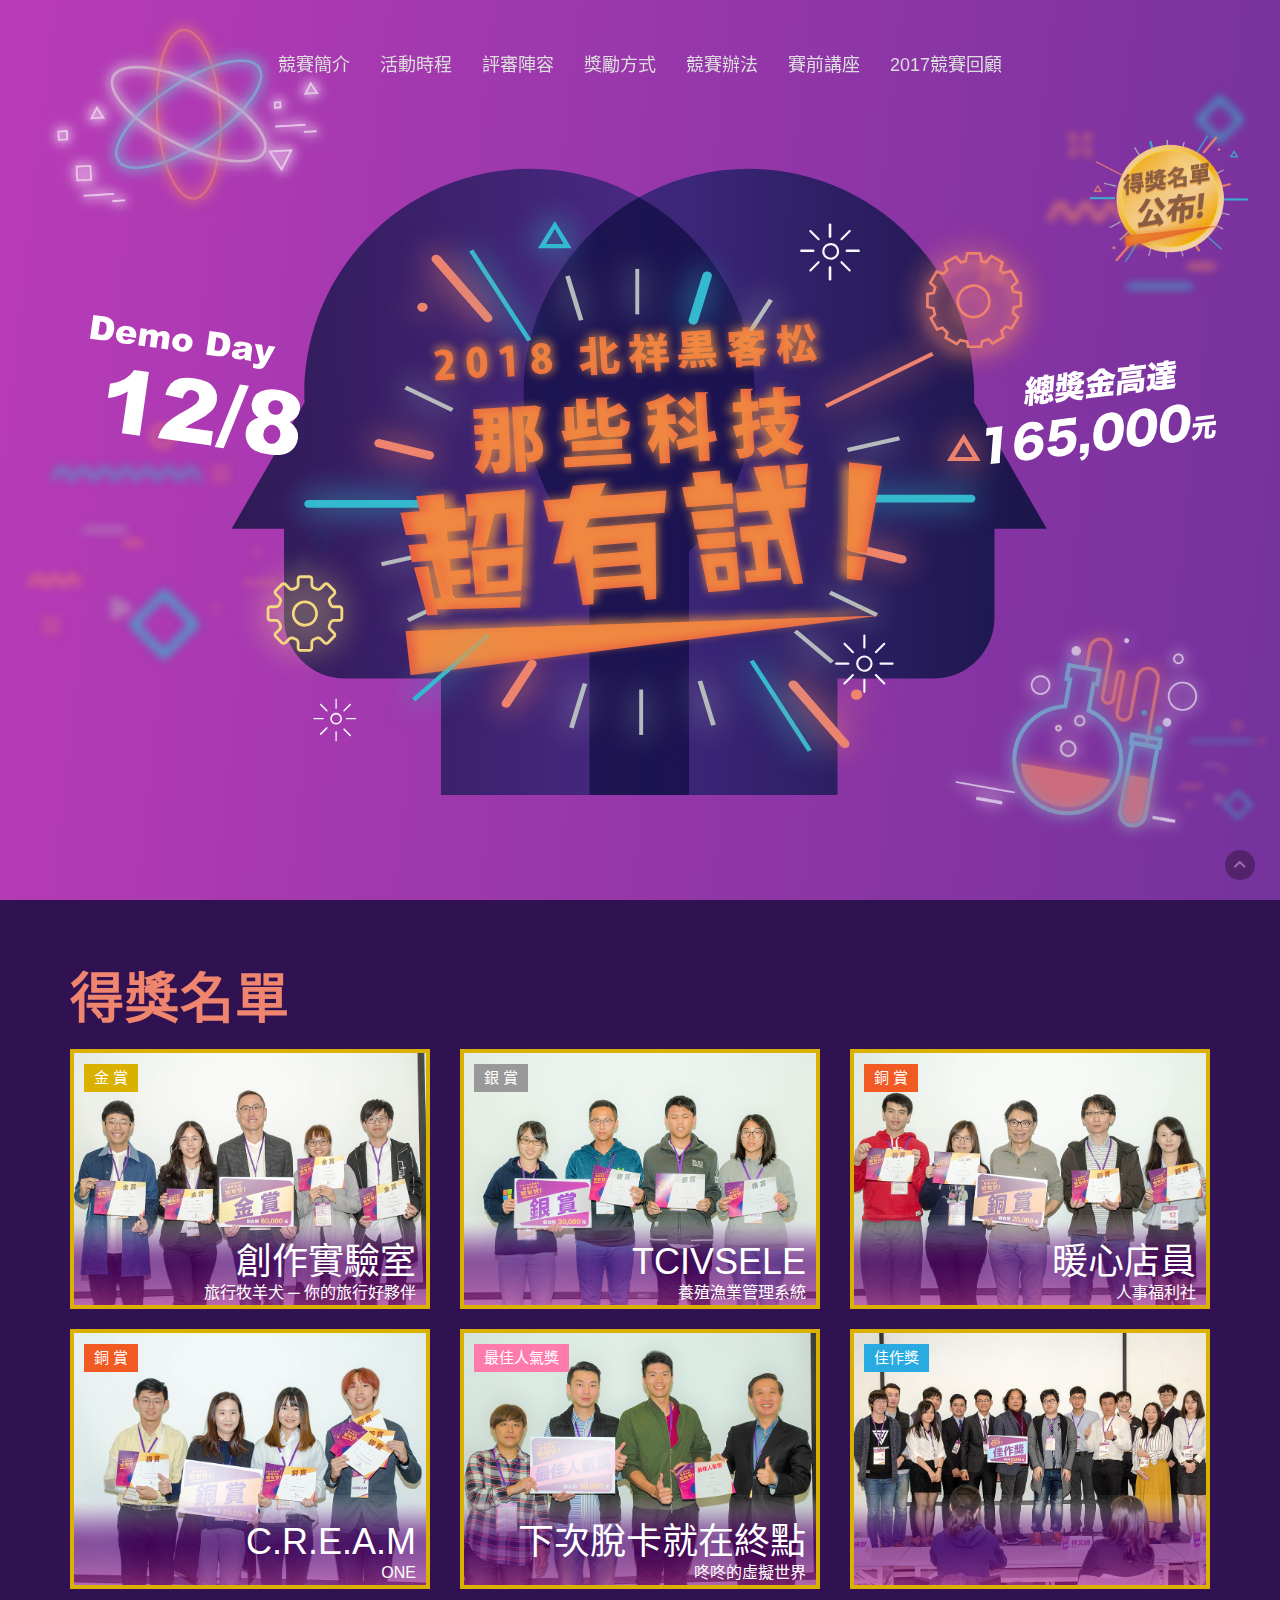
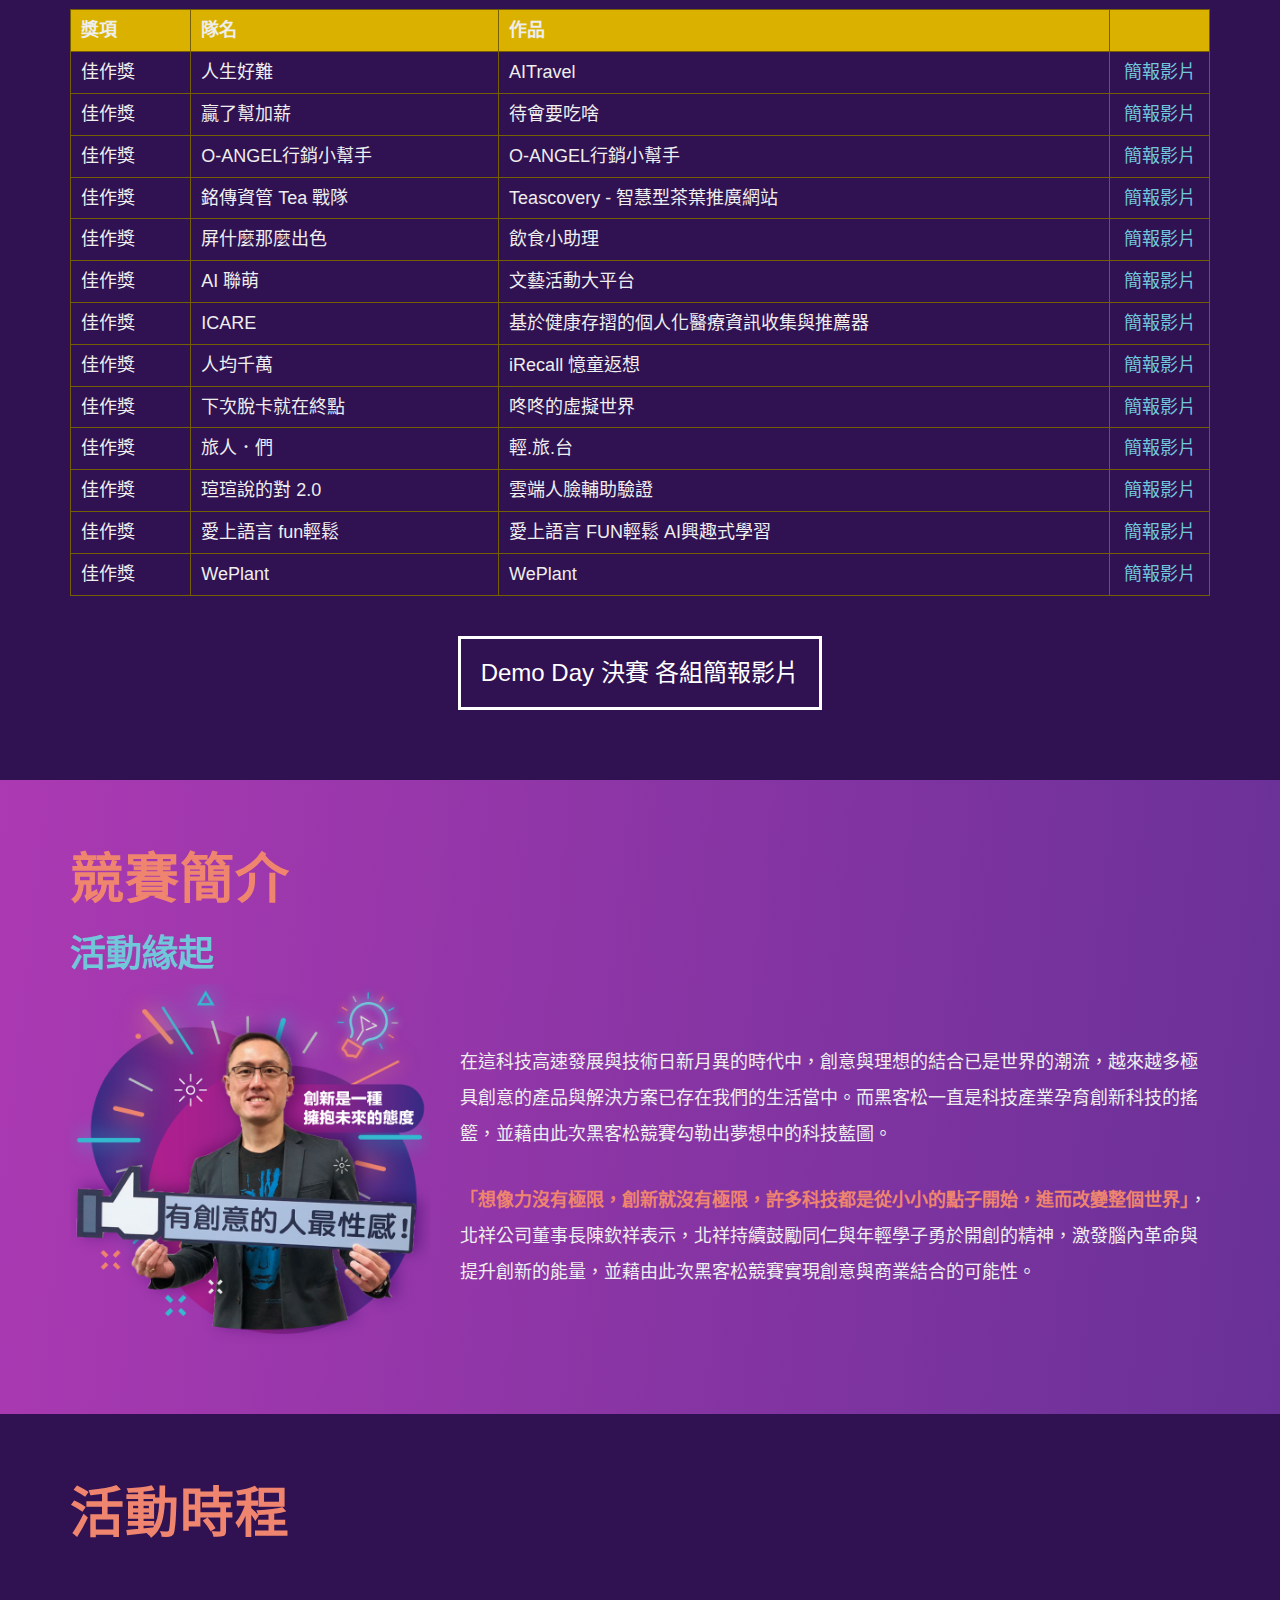
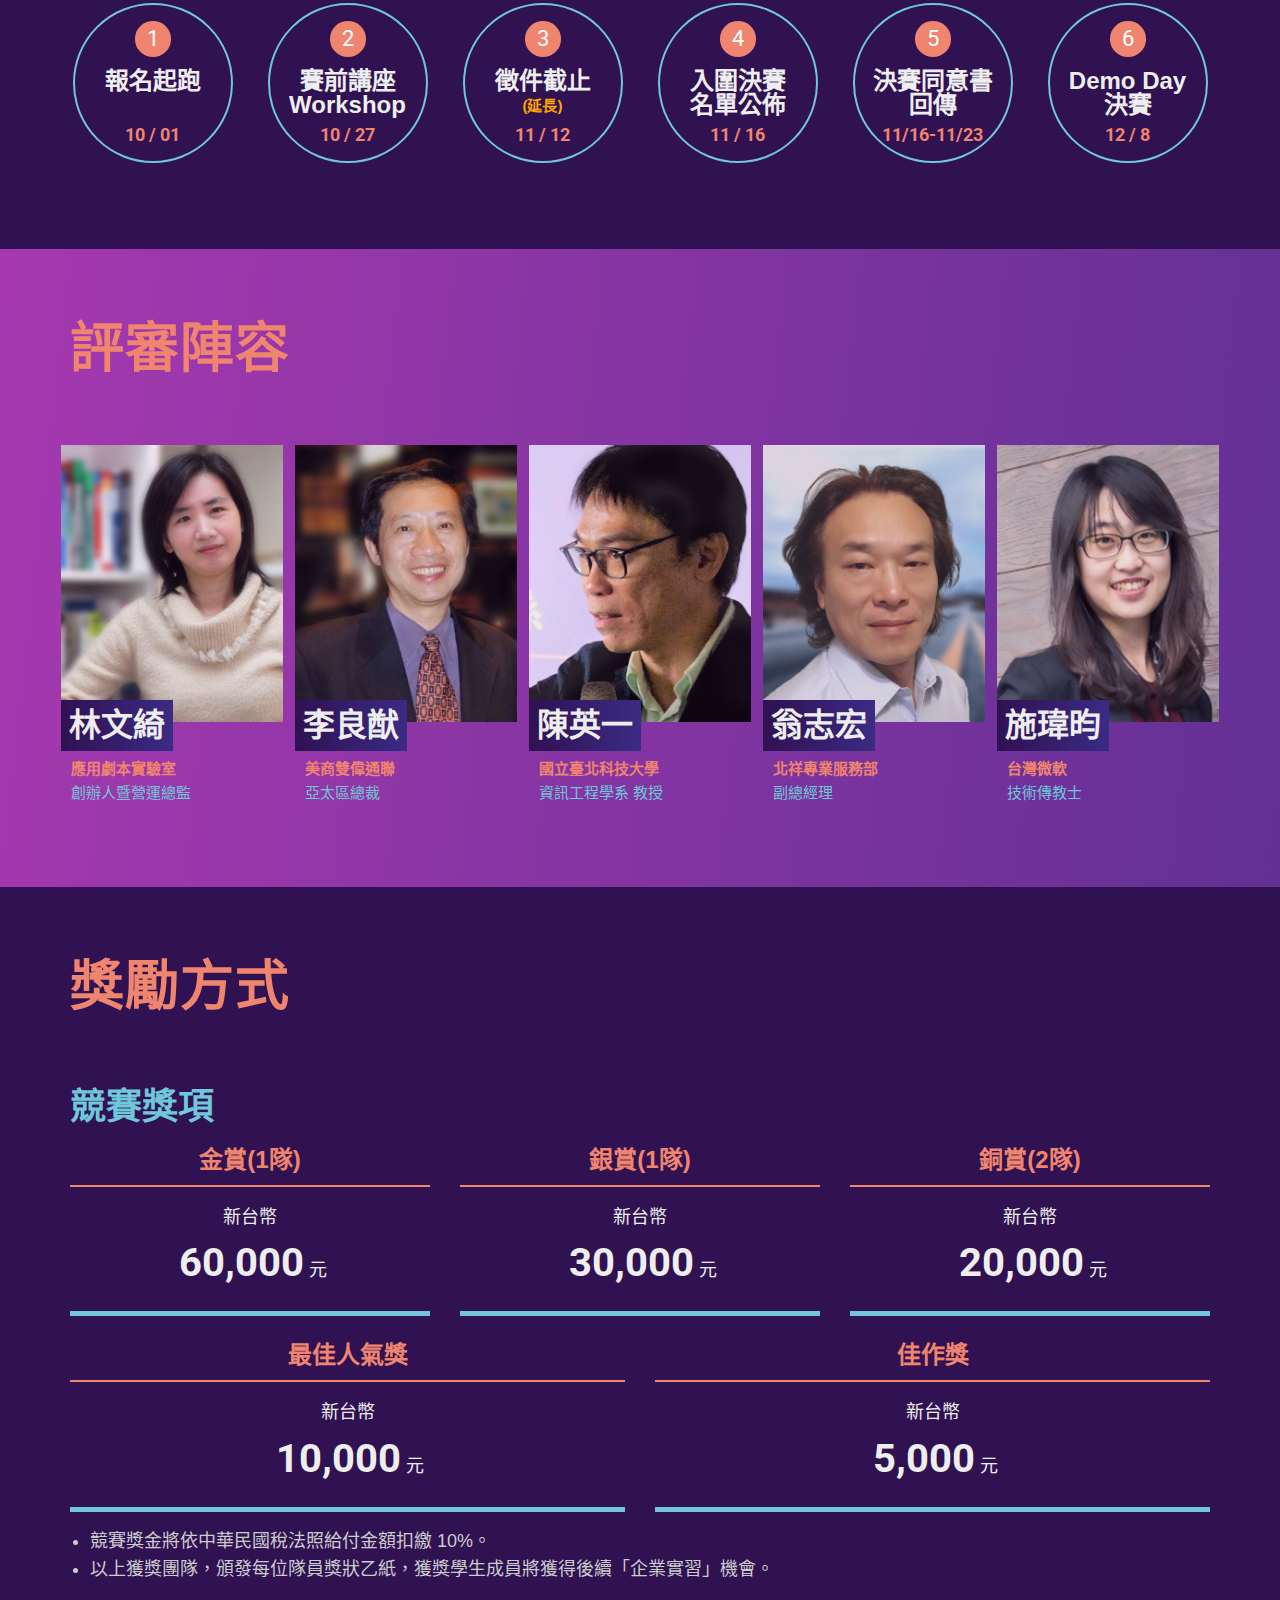
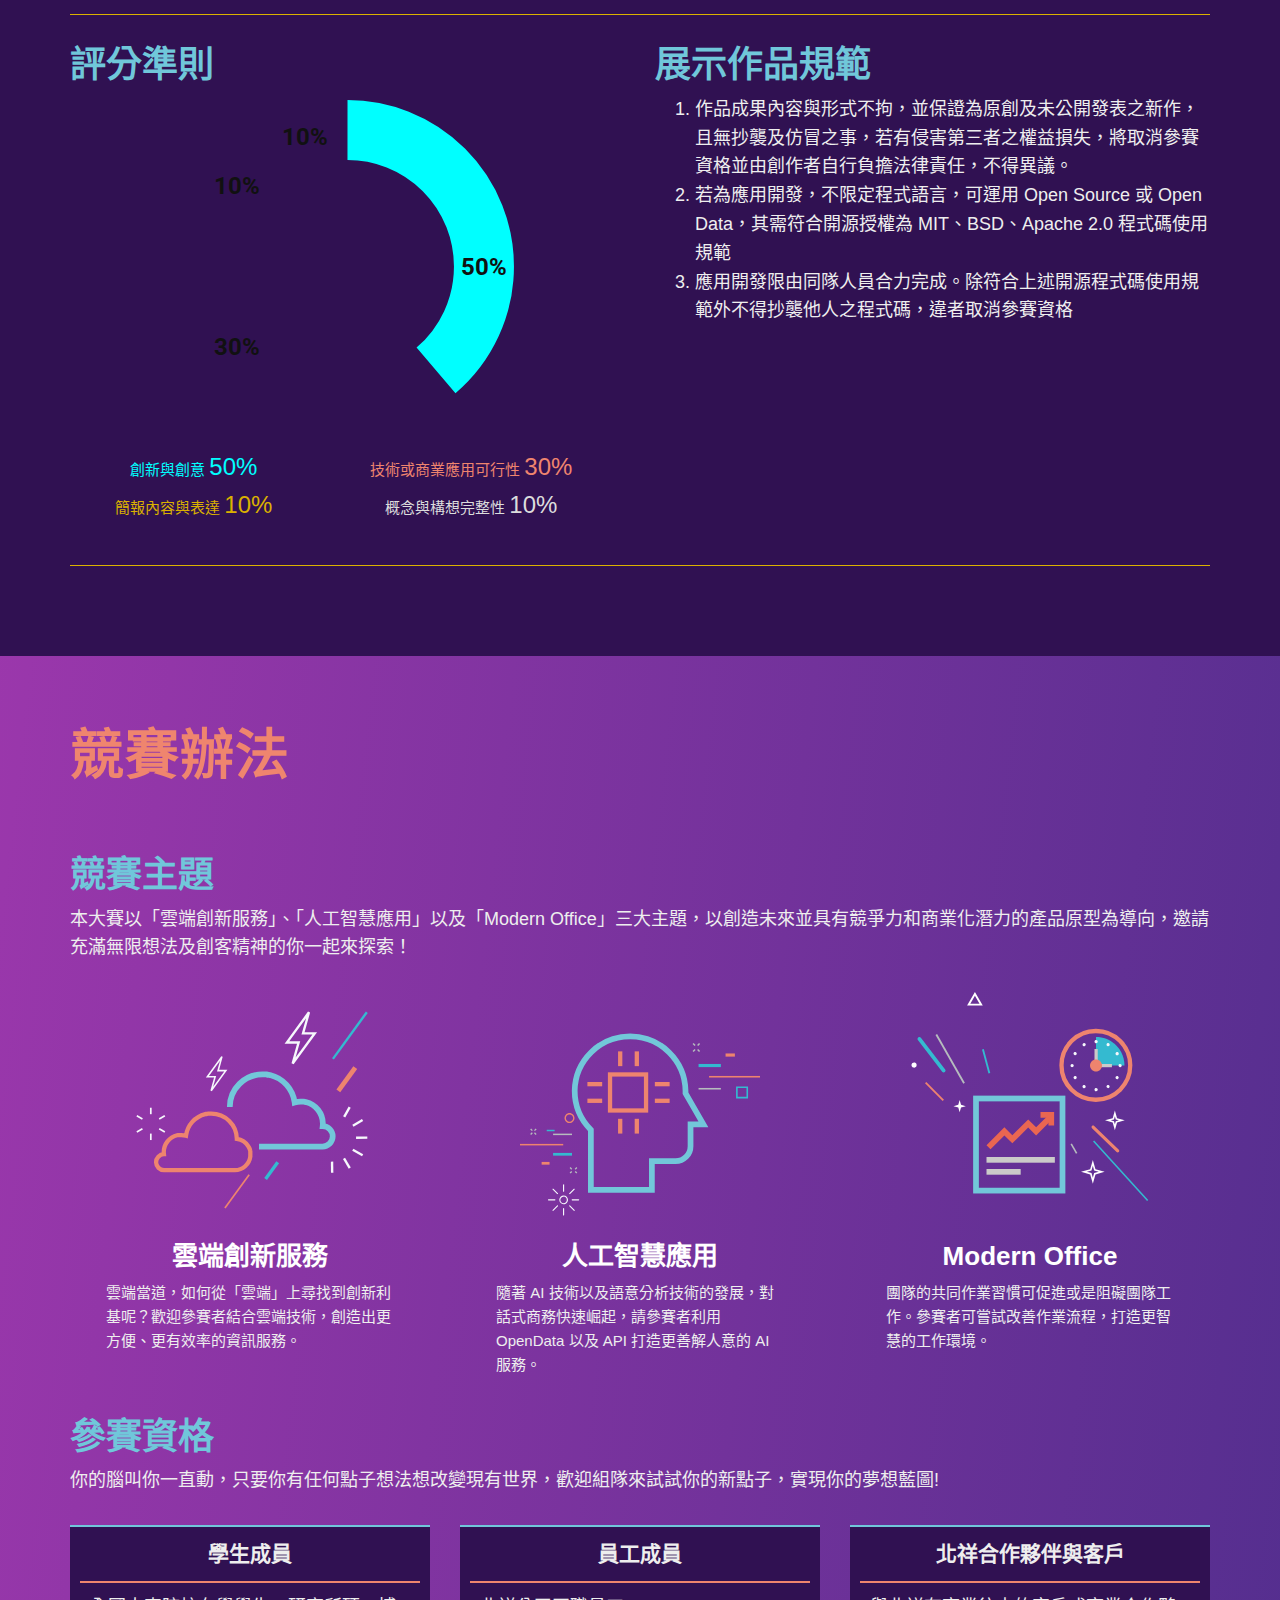
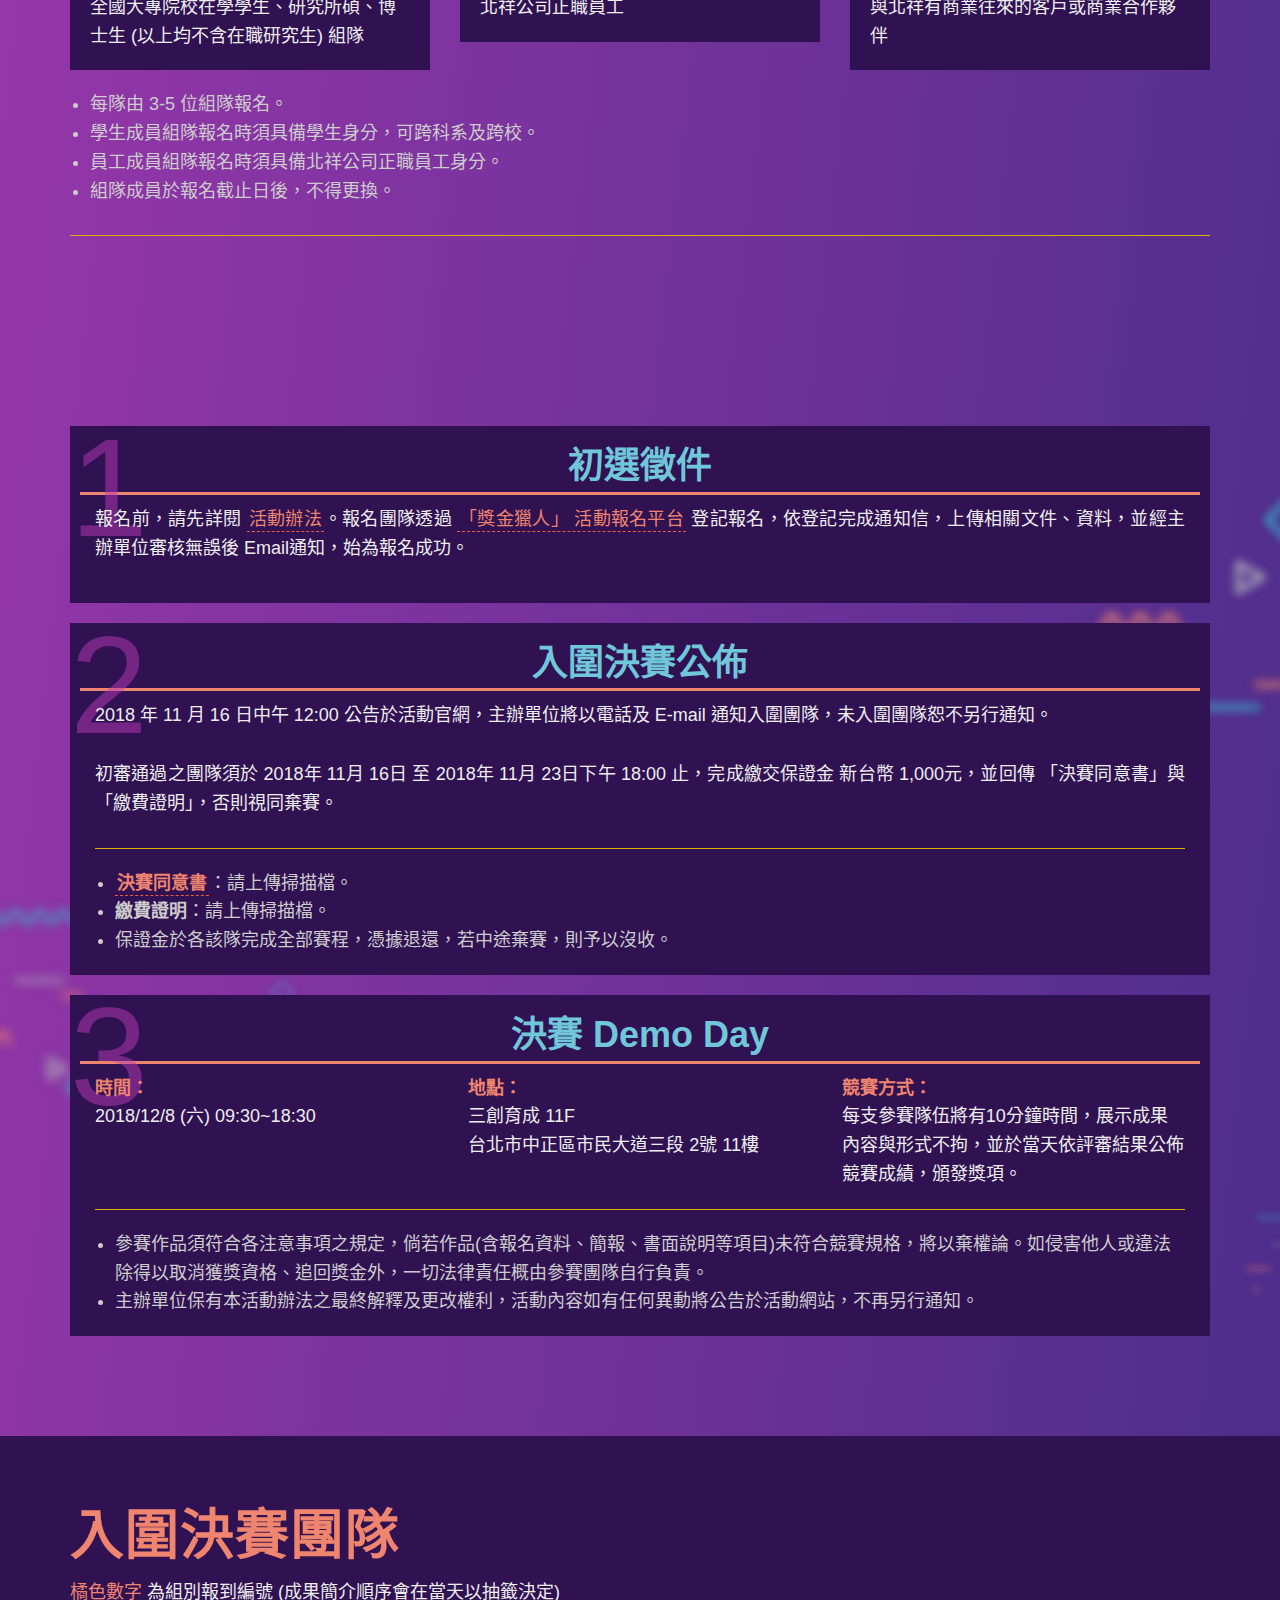
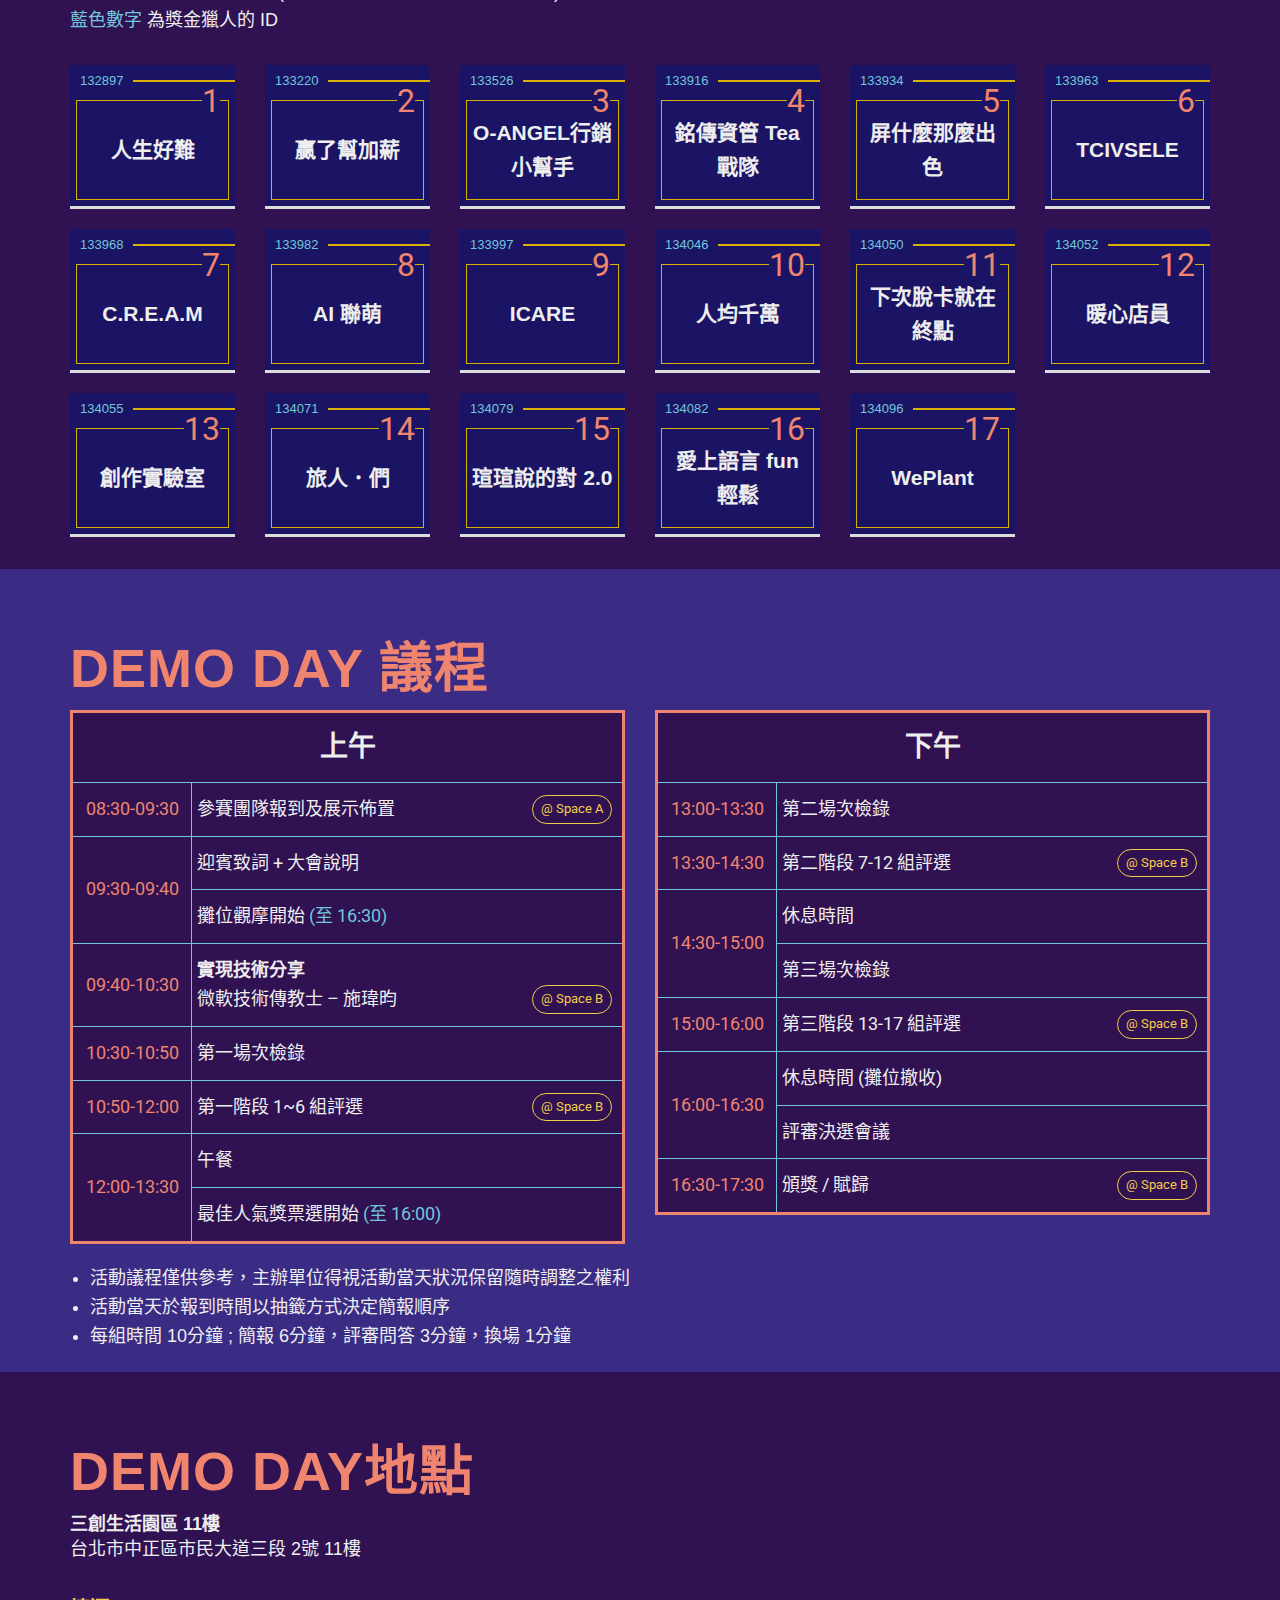
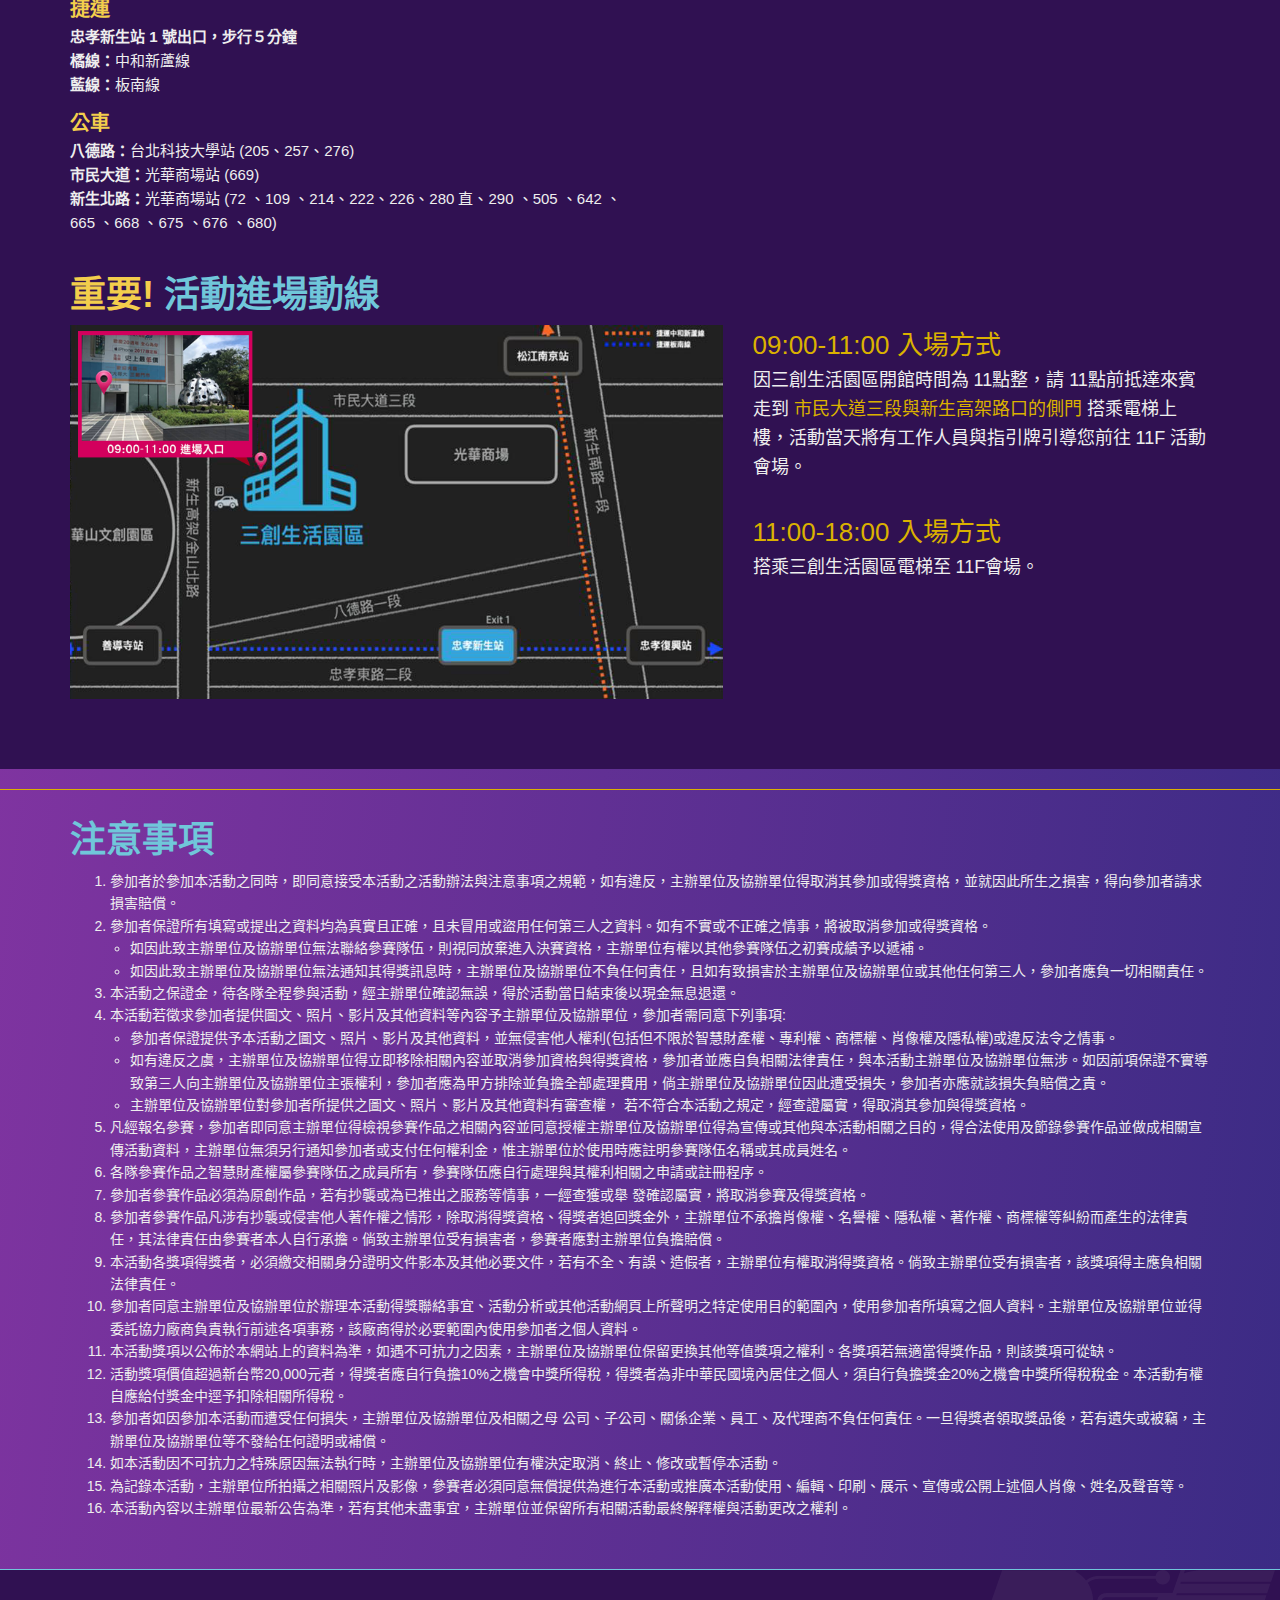
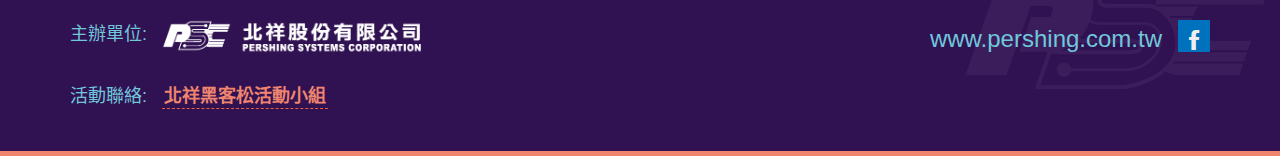
<file: index.html>
<!DOCTYPE html>
<html lang="zh-TW">
<head>
  <meta charset="utf-8">
  <meta http-equiv="X-UA-Compatible" content="IE=edge">
  <meta name="viewport" content="width=device-width, initial-scale=1">
  <meta name="author" href="https://plus.google.com/b/104752548681875745801/" />
  <meta name="copyright" content="Pershing Systems Corporation." />
  <meta name="keywords" content="北祥, 黑客松, 競賽, 雲端創新服務, 人工智慧應用, Modern Office, 創意大賞, 程式馬拉松, Hackathon" />
  <meta name="description" content="北祥公司舉辦2018黑客松創意大賞競賽，藉由此次黑客松競賽協助您勾勒出夢想中的科技藍圖。本次競賽主題以雲端創新服務、人工智慧應用、Modern Office等領域，以創造未來並具有競爭力和商業化潛力的產品原型為導向，誠摯邀請全國各大專院校學生團隊、北祥同仁與夥伴客戶的參加本次競賽。" />
  <meta name="format-detection" content="telephone=no">

  <!-- Facebook og -->
  <meta property="og:url" content="http://www.pershing.com.tw/tw/pschackathon2018/index.html" />
  <meta property="og:type" content="article" />
  <meta property="og:title" content="2018 北祥黑客松 那些科技 超有試!" />
  <meta property="og:description" content="北祥公司舉辦2018黑客松創意大賞競賽，藉由此次黑客松競賽協助您勾勒出夢想中的科技藍圖。本次競賽主題以雲端創新服務、人工智慧應用、Modern Office等領域，以創造未來並具有競爭力和商業化潛力的產品原型為導向，誠摯邀請全國各大專院校學生團隊、北祥同仁與夥伴客戶的參加本次競賽。" />
  <meta property="og:image" content="http://www.pershing.com.tw/tw/pschackathon2018/images/psc-hackathon-banner_1280x480.png" />

  <title>2018 北祥黑客松 那些科技 超有試!</title>

  <link rel="SHORTCUT ICON" href="images/psc-hackathon-icon.png" />
  <!-- css -->
  <link rel="stylesheet" href="vendor/bootstrap/dist/css/bootstrap.min.css">
  <link rel="stylesheet" href="vendor/ionicons/css/ionicons.min.css">
  <link rel="stylesheet" href="vendor/chartist/chartist.min.css">
  <!-- <link rel="stylesheet" href="css/animate.css"> -->
  <link rel="stylesheet" href="css/main.css">
  
  <!-- Yahoo -->
  <script type="application/javascript">(function(w,d,t,r,u){w[u]=w[u]||[];w[u].push({'projectId':'10000','properties':{'pixelId':'10065779'}});var s=d.createElement(t);s.src=r;s.async=true;s.onload=s.onreadystatechange=function(){var y,rs=this.readyState,c=w[u];if(rs&&rs!="complete"&&rs!="loaded"){return}try{y=YAHOO.ywa.I13N.fireBeacon;w[u]=[];w[u].push=function(p){y([p])};y(c)}catch(e){}};var scr=d.getElementsByTagName(t)[0],par=scr.parentNode;par.insertBefore(s,scr)})(window,document,"script","https://s.yimg.com/wi/ytc.js","dotq");</script>
  <!-- Google -->
  <script type="text/javascript">
  /* <![CDATA[ */
  var google_conversion_id = 826663782;
  var google_conversion_label = "QmSvCJid_ooBEObGl4oD";
  var google_remarketing_only = false;
  /* ]]> */
  </script>
  <script type="text/javascript" src="//www.googleadservices.com/pagead/conversion.js">
  </script>
  <noscript>
  <div style="display:inline;">
  <img height="1" width="1" style="border-style:none;" alt="" src="//www.googleadservices.com/pagead/conversion/826663782/?label=QmSvCJid_ooBEObGl4oD&amp;guid=ON&amp;script=0"/>
  </div>
  </noscript>
</head>

<body data-spy="scroll" data-target="#site-nav">
  <nav id="site-nav" class="navbar navbar-fixed-top navbar-custom">
    <div class="container">
      <div class="navbar-header">
        <!-- logo -->
        <div class="site-branding">
          <a class="logo" href="index.html"><img class="header-title" src="images/psc-hackathon2018-header-title.png" alt=""></a>
        </div>        
        <button type="button" class="navbar-toggle collapsed">
          <span class="sr-only">Toggle navigation</span>
          <span class="icon-bar"></span>
          <span class="icon-bar"></span>
          <span class="icon-bar"></span>
        </button>
      </div>
      <!-- /.navbar-header -->
      <div class="collapse navbar-collapse" id="navbar-items">
        <ul class="nav navbar-nav">
          <!-- navigation menu -->
          <li><a data-scroll href="#about">競賽簡介</a></li>
          <li><a data-scroll href="#schedule">活動時程</a></li>
          <li><a data-scroll href="#judge">評審陣容</a></li>
          <li><a data-scroll href="#awards">獎勵方式</a></li>
          <li><a data-scroll href="#rules">競賽辦法</a></li>
          <li><a href="http://www.pershing.com.tw/tw/news_news_content.aspx?id=216" target="_blank">賽前講座</a></li>
          <li><a href="http://www.pershing.com.tw/tw/pschackathon2017/#highlight" target="_blank">2017競賽回顧</a></li>
        </ul>
      </div><!-- /.collapse navbar-collapse -->
    </div>
    <!-- /.container -->
  </nav>
  <header id="site-header" class="site-header valign-center">
    <div class="intro animated zoomIn"></div>
    <!-- 首頁圖案組合 -->
    <!-- <div class="title-clips txt-apply-day"><img src="images/txt-apply-day_new.svg" alt=""></div> -->
    <div class="title-clips txt-demo-day"><img src="images/txt-demo-day.svg" alt=""></div>
    <div class="title-clips txt-awards"><img src="images/txt-awards.svg" alt=""></div>
    <div class="title-clips title-icon-science"><img src="images/title-icon-science.png" alt=""></div>
    <div class="title-clips title-icon-experiment"><img src="images/title-icon-experiment.png" alt=""></div>
  </header>
  <section id="winners" class="section winners">
    <div class="container">
      <div class="row">
        <div class="col-md-12">
          <h3 class="section-title">得獎名單</h3>
        </div>
      </div>
      <div class="row">
        <div class="col-md-4">
          <a href="https://www.youtube.com/watch?v=mvLcyuChLuY&index=6&list=PLnbfCvciG9ffvHH8KHYVr-_VbafesJvFH&t=0s" target="_blank">
            <div class="winner-wrap gold">
              <div class="winner-award">金 賞</div>
              <div class="winner-team">創作實驗室</div>
              <div class="winner-work">旅行牧羊犬 ─ 你的旅行好夥伴</div>
            </div><!-- /.winner-wrap -->
          </a>
        </div>
        <div class="col-md-4">
          <a href="https://www.youtube.com/watch?v=z0wgWodaN7A&index=7&list=PLnbfCvciG9ffvHH8KHYVr-_VbafesJvFH&t=0s" target="_blank">
            <div class="winner-wrap silver">
              <div class="winner-award">銀 賞</div>
              <div class="winner-team">TCIVSELE</div>
              <div class="winner-work">養殖漁業管理系統</div>
            </div><!-- /.winner-wrap -->
          </a>
        </div>
        <div class="col-md-4">
          <a href="https://www.youtube.com/watch?v=z4p5jOgdl_U&index=13&list=PLnbfCvciG9ffvHH8KHYVr-_VbafesJvFH&t=0s" target="_blank">
            <div class="winner-wrap bronze1">
              <div class="winner-award">銅 賞</div>
              <div class="winner-team">暖心店員</div>
              <div class="winner-work">人事福利社</div>
            </div><!-- /.winner-wrap -->
          </a>
        </div>
        <div class="col-md-4">
          <a href="https://www.youtube.com/watch?v=bw8VSqxfYCM&index=16&list=PLnbfCvciG9ffvHH8KHYVr-_VbafesJvFH&t=0s" target="_blank">
            <div class="winner-wrap bronze2">
              <div class="winner-award">銅 賞</div>
              <div class="winner-team">C.R.E.A.M</div>
              <div class="winner-work">ONE</div>
            </div><!-- /.winner-wrap -->
          </a>
        </div>
        <div class="col-md-4">
          <a href="https://www.youtube.com/watch?v=5KR9o269SQ0&index=15&list=PLnbfCvciG9ffvHH8KHYVr-_VbafesJvFH&t=0s" target="_blank">
            <div class="winner-wrap popular">
              <div class="winner-award">最佳人氣獎</div>
              <div class="winner-team">下次脫卡就在終點</div>
              <div class="winner-work">咚咚的虛擬世界</div>
            </div><!-- /.winner-wrap -->
          </a>
        </div>
        <div class="col-md-4">
          <a name="table-winners"></a>
          <a href="#table-winners">
            <div class="winner-wrap honorable">
              <div class="winner-award">佳作獎</div>
            </div>
          </a>
        </div>

        <div class="col-md-12">
          <table class="table-winners">
            <tr>
              <th>獎項</th>  
              <th>隊名</th>
              <th>作品</th>
              <th width="100"></th>
            </tr>
            <tr>
              <td>佳作獎</td>
              <td>人生好難</td>
              <td>AITravel</td>
              <td align="center"><a href="https://www.youtube.com/watch?v=m84JYTnBGwA&index=18&list=PLnbfCvciG9ffvHH8KHYVr-_VbafesJvFH" target="_blank">簡報影片</a></td>
            </tr>
            <tr>
              <td>佳作獎</td>
              <td>贏了幫加薪</td>
              <td>待會要吃啥</td>
              <td align="center"><a href="https://www.youtube.com/watch?v=ZtR6_5vQ4EY&list=PLnbfCvciG9ffvHH8KHYVr-_VbafesJvFH&index=1" target="_blank">簡報影片</a></td>
            </tr>
            <tr>
              <td>佳作獎</td>
              <td>O-ANGEL行銷小幫手</td>
              <td>O-ANGEL行銷小幫手</td>
              <td align="center"><a href="https://www.youtube.com/watch?v=pXv1j1O0SRQ&list=PLnbfCvciG9ffvHH8KHYVr-_VbafesJvFH&index=16" target="_blank">簡報影片</a></td>
            </tr>
            <tr>
              <td>佳作獎</td>
              <td>銘傳資管 Tea 戰隊</td>
              <td>Teascovery - 智慧型茶葉推廣網站</td>
              <td align="center"><a href="https://www.youtube.com/watch?v=UWeybEDfrpw&index=3&list=PLnbfCvciG9ffvHH8KHYVr-_VbafesJvFH" target="_blank">簡報影片</a></td>
            </tr>
            <tr>
              <td>佳作獎</td>
              <td>屏什麼那麼出色</td>
              <td>飲食小助理</td>
              <td align="center"><a href="https://www.youtube.com/watch?v=_cZgi_QFI5k&list=PLnbfCvciG9ffvHH8KHYVr-_VbafesJvFH&index=7" target="_blank">簡報影片</a></td>
            </tr>
            <tr>
              <td>佳作獎</td>
              <td>AI 聯萌</td>
              <td>文藝活動大平台</td>
              <td align="center"><a href="https://www.youtube.com/watch?v=dU8zk2DY2Pw&list=PLnbfCvciG9ffvHH8KHYVr-_VbafesJvFH&index=10" target="_blank">簡報影片</a></td>
            </tr>
            <tr>
              <td>佳作獎</td>
              <td>ICARE</td>
              <td>基於健康存摺的個人化醫療資訊收集與推薦器</td>
              <td align="center"><a href="https://www.youtube.com/watch?v=ZgHKqlMywgQ&index=2&list=PLnbfCvciG9ffvHH8KHYVr-_VbafesJvFH" target="_blank">簡報影片</a></td>
            </tr>
            <tr>
              <td>佳作獎</td>
              <td>人均千萬</td>
              <td>iRecall 憶童返想</td>
              <td align="center"><a href="https://www.youtube.com/watch?v=YAWiyI6GD_s&list=PLnbfCvciG9ffvHH8KHYVr-_VbafesJvFH&index=19" target="_blank">簡報影片</a></td>
            </tr>
            <tr>
              <td>佳作獎</td>
              <td>下次脫卡就在終點</td>
              <td>咚咚的虛擬世界</td>
              <td align="center"><a href="https://www.youtube.com/watch?v=5KR9o269SQ0&list=PLnbfCvciG9ffvHH8KHYVr-_VbafesJvFH&index=14" target="_blank">簡報影片</a></td>
            </tr>
            <tr>
              <td>佳作獎</td>
              <td>旅人．們</td>
              <td>輕.旅.台</td>
              <td align="center"><a href="https://www.youtube.com/watch?v=hKUHK7y8D2A&index=17&list=PLnbfCvciG9ffvHH8KHYVr-_VbafesJvFH" target="_blank">簡報影片</a></td>
            </tr>
            <tr>
              <td>佳作獎</td>
              <td>瑄瑄說的對 2.0</td>
              <td>雲端人臉輔助驗證</td>
              <td align="center"><a href="https://www.youtube.com/watch?v=a9wVshxbY9A&list=PLnbfCvciG9ffvHH8KHYVr-_VbafesJvFH&index=13" target="_blank">簡報影片</a></td>
            </tr>
            <tr>
              <td>佳作獎</td>
              <td>愛上語言 fun輕鬆</td>
              <td>愛上語言 FUN輕鬆 AI興趣式學習</td>
              <td align="center"><a href="https://www.youtube.com/watch?v=FOXiY3NMgmw&index=4&list=PLnbfCvciG9ffvHH8KHYVr-_VbafesJvFH" target="_blank">簡報影片</a></td>
            </tr>
            <tr>
              <td>佳作獎</td>
              <td>WePlant</td>
              <td>WePlant</td>
              <td align="center"><a href="https://www.youtube.com/watch?v=_xEH4fbXI24&list=PLnbfCvciG9ffvHH8KHYVr-_VbafesJvFH&index=8" target="_blank">簡報影片</a></td>
            </tr>
          </table>       
        </div>
      </div>
      <div class="row">
        <div class="col-md-12 align-center">
          <a class="demoday-video-link" href="https://www.youtube.com/playlist?list=PLnbfCvciG9ffvHH8KHYVr-_VbafesJvFH" target="_blank">Demo Day 決賽 各組簡報影片</a>
        </div>
      </div>
    </div>
  </section>
  <section id="about" class="section about">
    <div class="container">
      <div class="row">
        <div class="col-md-12">
          <h3 class="section-title">競賽簡介</h3>
          <h4>活動緣起</h4>  
          <div class="row">
            <div class="col-md-4 col-sm-6 president-quote">
              <figure>
                <img class="img-responsive" src="images/sean-photo.png" alt="創新是一種擁抱未來的態度">
                <!-- <blockquote>創新是一種擁抱未來的態度</blockquote> -->
              </figure>
            </div>
            <div class="col-md-8 col-sm-6 president-intro">
              <p>在這科技高速發展與技術日新月異的時代中，創意與理想的結合已是世界的潮流，越來越多極具創意的產品與解決方案已存在我們的生活當中。而黑客松一直是科技產業孕育創新科技的搖籃，並藉由此次黑客松競賽勾勒出夢想中的科技藍圖。</p>
              <p><span class="txt-orange"><strong>「想像力沒有極限，創新就沒有極限，許多科技都是從小小的點子開始，進而改變整個世界」</strong></span>，北祥公司董事長陳欽祥表示，北祥持續鼓勵同仁與年輕學子勇於開創的精神，激發腦內革命與提升創新的能量，並藉由此次黑客松競賽實現創意與商業結合的可能性。</p></div>
          </div>
        </div>
      </div>
      <!-- /.row -->
    </div>
    <!-- /.container -->
  </section>
  <section id="schedule" class="section schedule">
    <div class="container">
      <div class="row">
        <div class="col-md-12">
          <h3 class="section-title">活動時程</h3>
        </div>
      </div>
      <div class="row">
        <div class="col-md-2 col-sm-4 col-xs-6">
          <div class="sch-item">
            <div class="sch-order">1</div>
            <div class="sch-title">報名起跑</div>
            <div class="sch-date">10 / 01</div>
          </div>
        </div>
        <div class="col-md-2 col-sm-4 col-xs-6">
          <div class="sch-item">
            <div class="sch-order">2</div>
            <div class="sch-title"><a data-scroll href="#workshop">賽前講座 Workshop</a></div>
            <div class="sch-date">10 / 27</div>
          </div>
        </div>
        <div class="col-md-2 col-sm-4 col-xs-6">
          <div class="sch-item">
            <div class="sch-order">3</div>
            <div class="sch-title">徵件截止<span style="display:block;font-size:15px;color: orange;margin-top:5px;">(延長)</span></div>
            <div class="sch-date">11 / 12</div>
          </div>
        </div>
        <div class="col-md-2 col-sm-4 col-xs-6">
          <div class="sch-item">
            <div class="sch-order">4</div>
            <div class="sch-title">入圍決賽<br>名單公佈</div>
            <div class="sch-date">11 / 16</div>
          </div>
        </div>
        <div class="col-md-2 col-sm-4 col-xs-6">
          <div class="sch-item">
            <div class="sch-order">5</div>
            <div class="sch-title">決賽同意書<br>回傳</div>
            <div class="sch-date">11/16-11/23</div>
          </div>
        </div>
        <div class="col-md-2 col-sm-4 col-xs-6">
          <div class="sch-item">
            <div class="sch-order">6</div>
            <div class="sch-title">Demo Day<br>決賽</div>
            <div class="sch-date">12 / 8</div>
          </div>
        </div>
      </div>
      <!-- /.row -->
    </div>
  </section>

  <section id="judge" class="section judge">
    <div class="container">
      <div class="row">
        <div class="col-md-12">
          <h3 class="section-title">評審陣容</h3>
        </div>
      </div>
      <div class="row">
        <div class="judge-wrap">
          <img src="images/judge-lin.jpg" alt="">
          <div class="judge-name">林文綺</div>
          <div class="judge-title">應用劇本實驗室<span>創辦人暨營運總監</span></div>
        </div>
        <div class="judge-wrap">
          <img src="images/judge-franklee.jpg" alt="">
          <div class="judge-name">李良猷</div>
          <div class="judge-title">美商雙偉通聯<span>亞太區總裁</span></div>
        </div>
        <div class="judge-wrap">
          <img src="images/judge-chen.jpg" alt="">
          <div class="judge-name">陳英一</div>
          <div class="judge-title">國立臺北科技大學<span>資訊工程學系 教授</span></div>
        </div>
        <div class="judge-wrap">
          <img src="images/judge-frankweng.jpg" alt="">
          <div class="judge-name">翁志宏</div>
          <div class="judge-title">北祥專業服務部<span>副總經理</span></div>
        </div>
        <div class="judge-wrap">
          <img src="images/judge-yvonneshih.jpg" alt="">
          <div class="judge-name">施瑋昀</div>
          <div class="judge-title">台灣微軟<span>技術傳教士</span></div>
        </div>   
      </div>
    </div>
  </section>

  <section id="awards" class="section awards">
    <div class="container">
      <div class="row">
        <div class="col-md-12">
          <h3 class="section-title">獎勵方式</h3>
        </div>
      </div>
      <div class="row">
        <div class="col-md-12">
          <h4>競賽獎項</h4>
        </div>
        <div class="col-md-4 col-xs-6">
          <div class="awa-item">
            <div class="awa-title">金賞(1隊)</div>
            <div class="awa-content">
              <span class="awa-ntd">新台幣</span>
              <span class="awa-amount">60,000</span>元
            </div>
          </div><!-- /.awa-item -->
        </div>
        <div class="col-md-4 col-xs-6">
          <div class="awa-item">
            <div class="awa-title">銀賞(1隊)</div>
            <div class="awa-content">
              <span class="awa-ntd">新台幣</span>
              <span class="awa-amount">30,000</span>元
            </div>
          </div><!-- /.awa-item -->
        </div>
        <div class="col-md-4 col-xs-6">
          <div class="awa-item">
            <div class="awa-title">銅賞(2隊)</div>
            <div class="awa-content">
              <span class="awa-ntd">新台幣</span>
              <span class="awa-amount">20,000</span>元
            </div>
          </div><!-- /.awa-item -->
        </div>
      </div>
      <div class="row">
        <div class="col-md-6">
          <div class="awa-item">
            <div class="awa-title">最佳人氣獎</div>
            <div class="awa-content">
              <span class="awa-ntd">新台幣</span>
              <span class="awa-amount">10,000</span>元
            </div>
          </div><!-- /.awa-item -->
        </div>
        <div class="col-md-6">
          <div class="awa-item">
            <div class="awa-title">佳作獎</div>
            <div class="awa-content">
              <span class="awa-ntd">新台幣</span>
              <span class="awa-amount">5,000</span>元
            </div>
          </div><!-- /.awa-item -->
        </div>
      </div> 
      <div class="row">
        <div class="col-md-12">
          <ul class="pscript">
            <li>競賽獎金將依中華民國稅法照給付金額扣繳 10%。</li>
            <li>以上獲獎團隊，頒發每位隊員獎狀乙紙，獲獎學生成員將獲得後續「企業實習」機會。</li>
          </ul>
        </div>
      </div>

      <hr class="breakline">

      <div class="row">
        <div class="col-md-6">
          <h4>評分準則</h4>
          <div class="ct-chart ct-golden-section"></div>
          <div class="row chart-label">
            <div class="col-sm-6">創新與創意 <span>50%</span></div>
            <div class="col-sm-6">技術或商業應用可行性 <span>30%</span></div>
            <div class="col-sm-6">簡報內容與表達 <span>10%</span></div>
            <div class="col-sm-6">概念與構想完整性 <span>10%</span></div>
          </div>
        </div>
        <div class="col-md-6">
          <h4>展示作品規範</h4>
          <ol>
            <li>作品成果內容與形式不拘，並保證為原創及未公開發表之新作，且無抄襲及仿冒之事，若有侵害第三者之權益損失，將取消參賽資格並由創作者自行負擔法律責任，不得異議。</li>
            <li>若為應用開發，不限定程式語言，可運用 Open Source 或 Open Data，其需符合開源授權為 MIT、BSD、Apache 2.0 程式碼使用規範</li>
            <li>應用開發限由同隊人員合力完成。除符合上述開源程式碼使用規範外不得抄襲他人之程式碼，違者取消參賽資格</li>
          </ol>
        </div>
      </div>
      <hr class="breakline">
    </div>
  </section>
  
  <section id="rules" class="section rules">
    <div class="container">
      <div class="row">
        <div class="col-md-12">
          <h3 class="section-title">競賽辦法</h3>
        </div>
      </div>
      <div class="row">
        <div class="col-md-12">
          <h4>競賽主題</h4>
          <p>本大賽以「雲端創新服務」、「人工智慧應用」以及「Modern Office」三大主題，以創造未來並具有競爭力和商業化潛力的產品原型為導向，邀請充滿無限想法及創客精神的你一起來探索！</p>
          <div class="row">
            <div class="col-md-4">
              <div class="rule-item">
                <img src="images/icon-cloud.svg" alt="雲端創新服務">
                <h5>雲端創新服務</h5>
                <p>雲端當道，如何從「雲端」上尋找到創新利基呢？歡迎參賽者結合雲端技術，創造出更方便、更有效率的資訊服務。</p>
              </div>
            </div>
            <div class="col-md-4">
              <div class="rule-item">
                <img src="images/icon-ai.svg" alt="人工智慧應用">
                <h5>人工智慧應用</h5>
                <p>隨著 AI 技術以及語意分析技術的發展，對話式商務快速崛起，請參賽者利用 OpenData 以及 API 打造更善解人意的 AI 服務。</p>
              </div>
            </div>
            <div class="col-md-4">
              <div class="rule-item">
                <img src="images/icon-modern-office.svg" alt="Modern Office">
                <h5>Modern Office</h5>
                <p>團隊的共同作業習慣可促進或是阻礙團隊工作。參賽者可嘗試改善作業流程，打造更智慧的工作環境。</p>
              </div>
            </div>
          </div>   
        </div>
      </div>
      <div class="row"> 
        <div class="col-md-12">
          <h4>參賽資格</h4>
          <p>你的腦叫你一直動，只要你有任何點子想法想改變現有世界，歡迎組隊來試試你的新點子，實現你的夢想藍圖!</p>
        </div>
      </div>
      <div class="row">
        <div class="col-md-4">
          <div class="rule-team">
            <div class="rule-team-title">學生成員</div>
            <div class="rule-team-content">全國大專院校在學學生、研究所碩、博士生 (以上均不含在職研究生) 組隊</div>
          </div>
        </div>
        <div class="col-md-4">
          <div class="rule-team">
            <div class="rule-team-title">員工成員</div>
            <div class="rule-team-content">北祥公司正職員工</div>
          </div>
        </div>
        <div class="col-md-4">
          <div class="rule-team">
            <div class="rule-team-title">北祥合作夥伴與客戶</div>
            <div class="rule-team-content">與北祥有商業往來的客戶或商業合作夥伴</div>
          </div>
        </div>
      </div>
      <div class="row">
        <div class="col-md-12">
          <ul class="pscript">
            <li>每隊由 3-5 位組隊報名。</li>
            <li>學生成員組隊報名時須具備學生身分，可跨科系及跨校。</li>
            <li>員工成員組隊報名時須具備北祥公司正職員工身分。</li>
            <li>組隊成員於報名截止日後，不得更換。</li>
          </ul>
        </div>
      </div>
      <hr class="breakline">
    </div>
  </section>
  <section id="steps">
    <div class="container">
      <div class="row">
        <div class="col-md-12">
          <div class="rule-steps-wrap">
            <span class="rule-step-order">1</span>
            <h4>初選徵件</h4>
            <div class="col-md-12">
              <p>報名前，請先詳閱 <a class="txt-link" href="downloads/psc-hackathon2018-rule.pdf">活動辦法</a>。報名團隊透過 <a class="txt-link" href="https://contest.bhuntr.com/tw/20224604171908102b/howto" target="_blank"> 「獎金獵人」 活動報名平台</a> 登記報名，依登記完成通知信，上傳相關文件、資料，並經主辦單位審核無誤後 Email通知，始為報名成功。</p>
            </div>
          </div><!-- /.rule-steps-wrap -->
        </div>
        
        <div class="col-md-12">
          <div class="rule-steps-wrap">
            <span class="rule-step-order">2</span>
            <h4>入圍決賽公佈</h4>
            <div class="col-md-12">
              <p>2018 年 11 月 16 日中午 12:00 公告於活動官網，主辦單位將以電話及 E-mail 通知入圍團隊，未入圍團隊恕不另行通知。</p>
              <p>初審通過之團隊須於 2018年 11月 16日 至 2018年 11月 23日下午 18:00 止，完成繳交保證金 新台幣 1,000元，並回傳 「決賽同意書」與「繳費證明」，否則視同棄賽。</p>
              <hr class="breakline">
              <ul class="pscript">
                <li><a class="txt-link" href="downloads/psc-hackathon2018-agreement.pdf"><strong>決賽同意書</strong></a>：請上傳掃描檔。</li>
                <li><strong>繳費證明</strong>：請上傳掃描檔。</li>  
                <li>保證金於各該隊完成全部賽程，憑據退還，若中途棄賽，則予以沒收。</li>
              </ul>
            </div>
          </div><!-- /.rule-steps-wrap -->
        </div>
        <div class="col-md-12">
          <div class="rule-steps-wrap">
            <span class="rule-step-order">3</span>
            <h4>決賽 Demo Day</h4>
            <div class="col-md-4">
              <div class="txt-orange"><strong>時間：</strong></div>2018/12/8 (六) 09:30~18:30
            </div>
            <div class="col-md-4">
              <div class="txt-orange"><strong>地點：</strong></div>三創育成 11F <br>台北市中正區市民大道三段 2號 11樓
            </div>
            <div class="col-md-4">
              <div class="txt-orange"><strong>競賽方式：</strong></div>每支參賽隊伍將有10分鐘時間，展示成果內容與形式不拘，並於當天依評審結果公佈競賽成績，頒發獎項。</div>
            <div class="col-md-12">
              <hr class="breakline">
              <ul class="pscript">
                <li>參賽作品須符合各注意事項之規定，倘若作品(含報名資料、簡報、書面說明等項目)未符合競賽規格，將以棄權論。如侵害他人或違法除得以取消獲獎資格、追回獎金外，一切法律責任概由參賽團隊自行負責。</li>
                <li>主辦單位保有本活動辦法之最終解釋及更改權利，活動內容如有任何異動將公告於活動網站，不再另行通知。</li>
              </ul>
            </div>
            
          </div><!-- /.rule-steps-wrap -->
        </div>
      </div>
    </div>
  </section>

  <section id="final-list" class="section final-list">
    <div class="container">
      <div class="row">
        <div class="col-md-12">
          <h3 class="section-title">入圍決賽團隊</h3>
          <p>
            <span class="txt-orange">橘色數字</span> 為組別報到編號 (成果簡介順序會在當天以抽籤決定)<br>
            <span class="txt-blue">藍色數字</span> 為獎金獵人的 ID
          </p>
        </div>
      </div>   
      <div class="row">
        <div class="col-md-2 col-sm-4 col-xs-6">
          <div class="flist-wrap">
            <span class="flist-team-num">1</span>
            <div class="flist-num"><span>132897</span></div>
            <div class="flist-team"><span>人生好難</span></div>
          </div><!-- /.flist-wrap -->
        </div>
        <div class="col-md-2 col-sm-4 col-xs-6">
          <div class="flist-wrap">
            <span class="flist-team-num">2</span>
            <div class="flist-num"><span>133220</span></div>
            <div class="flist-team"><span>贏了幫加薪</span></div>
          </div><!-- /.flist-wrap -->
        </div>
        <div class="col-md-2 col-sm-4 col-xs-6">
          <div class="flist-wrap">
            <span class="flist-team-num">3</span>
            <div class="flist-num"><span>133526</span></div>
            <div class="flist-team"><span>O-ANGEL行銷小幫手</span></div>
          </div><!-- /.flist-wrap -->
        </div>
        <div class="col-md-2 col-sm-4 col-xs-6">
          <div class="flist-wrap">
            <span class="flist-team-num">4</span>
            <div class="flist-num"><span>133916</span></div>
            <div class="flist-team"><span>銘傳資管 Tea 戰隊</span></div>
          </div><!-- /.flist-wrap -->
        </div>
        <div class="col-md-2 col-sm-4 col-xs-6">
          <div class="flist-wrap">
            <span class="flist-team-num">5</span>
            <div class="flist-num"><span>133934</span></div>
            <div class="flist-team"><span>屏什麼那麼出色</span></div>
          </div><!-- /.flist-wrap -->
        </div>
        <div class="col-md-2 col-sm-4 col-xs-6">
          <div class="flist-wrap">
            <span class="flist-team-num">6</span>
            <div class="flist-num"><span>133963</span></div>
            <div class="flist-team"><span>TCIVSELE</span></div>
          </div><!-- /.flist-wrap -->
        </div>
        <div class="col-md-2 col-sm-4 col-xs-6">
          <div class="flist-wrap">
            <span class="flist-team-num">7</span>
            <div class="flist-num"><span>133968</span></div>
            <div class="flist-team"><span>C.R.E.A.M</span></div>
          </div><!-- /.flist-wrap -->
        </div>
        <div class="col-md-2 col-sm-4 col-xs-6">
          <div class="flist-wrap">
            <span class="flist-team-num">8</span>
            <div class="flist-num"><span>133982</span></div>
            <div class="flist-team"><span>AI 聯萌</span></div>
          </div><!-- /.flist-wrap -->
        </div>
        <div class="col-md-2 col-sm-4 col-xs-6">
          <div class="flist-wrap">
            <span class="flist-team-num">9</span>
            <div class="flist-num"><span>133997</span></div>
            <div class="flist-team"><span>ICARE</span></div>
          </div><!-- /.flist-wrap -->
        </div>
        <div class="col-md-2 col-sm-4 col-xs-6">
          <div class="flist-wrap">
            <span class="flist-team-num">10</span>
            <div class="flist-num"><span>134046</span></div>
            <div class="flist-team"><span>人均千萬</span></div>
          </div><!-- /.flist-wrap -->
        </div>
        <div class="col-md-2 col-sm-4 col-xs-6">
          <div class="flist-wrap">
            <span class="flist-team-num">11</span>
            <div class="flist-num"><span>134050</span></div>
            <div class="flist-team"><span>下次脫卡就在終點</span></div>
          </div><!-- /.flist-wrap -->
        </div>
        <div class="col-md-2 col-sm-4 col-xs-6">
          <div class="flist-wrap">
            <span class="flist-team-num">12</span>
            <div class="flist-num"><span>134052</span></div>
            <div class="flist-team"><span>暖心店員</span></div>
          </div><!-- /.flist-wrap -->
        </div>
        <div class="col-md-2 col-sm-4 col-xs-6">
          <div class="flist-wrap">
            <span class="flist-team-num">13</span>
            <div class="flist-num"><span>134055</span></div>
            <div class="flist-team"><span>創作實驗室</span></div>
          </div><!-- /.flist-wrap -->
        </div>
        <div class="col-md-2 col-sm-4 col-xs-6">
          <div class="flist-wrap">
            <span class="flist-team-num">14</span>
            <div class="flist-num"><span>134071</span></div>
            <div class="flist-team"><span>旅人．們</span></div>
          </div><!-- /.flist-wrap -->
        </div>
        <div class="col-md-2 col-sm-4 col-xs-6">
          <div class="flist-wrap">
            <span class="flist-team-num">15</span>
            <div class="flist-num"><span>134079</span></div>
            <div class="flist-team"><span>瑄瑄說的對 2.0</span></div>
          </div><!-- /.flist-wrap -->
        </div>
        <div class="col-md-2 col-sm-4 col-xs-6">
          <div class="flist-wrap">
            <span class="flist-team-num">16</span>
            <div class="flist-num"><span>134082</span></div>
            <div class="flist-team"><span>愛上語言 fun輕鬆</span></div>
          </div><!-- /.flist-wrap -->
        </div>
        <div class="col-md-2 col-sm-4 col-xs-6">
          <div class="flist-wrap">
            <span class="flist-team-num">17</span>
            <div class="flist-num"><span>134096</span></div>
            <div class="flist-team"><span>WePlant</span></div>
          </div><!-- /.flist-wrap -->
        </div>
      </div>
    </div><!-- /.container -->
  </section>

  <!-- Agenda -->
    <section id="agenda" class="section agenda">
      <div class="container">
        <div class="row">
          <div class="col-md-12">
            <h3 class="section-title">Demo Day 議程</h3>
          </div>
        </div>
        <div class="row">
          <div class="col-md-6">
            <table class="agenda-table">
              <tr>
                <th colspan="4">上午</th>
              </tr>
              <tr>
                <td width="120" class="label-time">08:30-09:30</td>
                <td colspan="3">參賽團隊報到及展示佈置 <span class="place-badge">@ Space A</span></td>
              </tr>
              <tr>
                <td rowspan="2" class="label-time">09:30-09:40</td>
                <td colspan="3">迎賓致詞 + 大會說明</td>
              </tr>
              <tr>
                <td colspan="3">攤位觀摩開始 <span class="txt-blue">(至 16:30)</span></td>
              </tr>
              <tr>
                <td class="label-time">09:40-10:30</td>
                <td colspan="3"><strong>實現技術分享</strong><br>微軟技術傳教士 – 施瑋昀 <span class="place-badge">@ Space B</span></td>
              </tr>
              <tr>
                <td class="label-time">10:30-10:50</td>
                <td colspan="3">第一場次檢錄</td>
              </tr>
              <tr>
                <td class="label-time">10:50-12:00</td>
                <td colspan="3">第一階段 1~6 組評選 <span class="place-badge">@ Space B</span></td>
              </tr>
              <tr>
                <td rowspan="2" class="label-time">12:00-13:30</td>
                <td colspan="3">午餐</td>
              </tr>
              <tr>
                <td colspan="3">最佳人氣獎票選開始 <span class="txt-blue">(至 16:00)</span></td>
              </tr>
            </table>
          </div>
          <div class="col-md-6">
            <table class="agenda-table">
              <tr>
                <th colspan="2">下午</th>
              </tr>
              <tr>
                <td width="120" class="label-time">13:00-13:30</td>
                <td>第二場次檢錄</td>
              </tr>
              <tr>
                <td class="label-time">13:30-14:30</td>
                <td>第二階段 7-12 組評選 <span class="place-badge">@ Space B</span></td>
              </tr>
              <tr>
                <td rowspan="2" class="label-time">14:30-15:00</td>
                <td>休息時間</td>
              </tr>
              <tr>
                <td>第三場次檢錄</td>
              </tr>
              <tr>
                <td class="label-time">15:00-16:00</td>
                <td>第三階段 13-17 組評選 <span class="place-badge">@ Space B</span></td>
              </tr>
              <tr>
                <td rowspan="2" class="label-time">16:00-16:30</td>
                <td>休息時間 (攤位撤收)</td>
              </tr>
              <tr>
                <td>評審決選會議</td>
              </tr>
              <tr>
                <td class="label-time">16:30-17:30</td>
                <td>頒獎 / 賦歸 <span class="place-badge">@ Space B</span></td>
              </tr>
            </table>
          </div>
        </div>
        <div class="row mt20">
          <div class="col-md-12">
            <ul>
              <li>活動議程僅供參考，主辦單位得視活動當天狀況保留隨時調整之權利</li>
              <li>活動當天於報到時間以抽籤方式決定簡報順序</li>
              <li>每組時間 10分鐘 ; 簡報 6分鐘，評審問答 3分鐘，換場 1分鐘 </li>
            </ul>
          </div>
        </div>
      </div>
    </section>

  <!-- Demo Day Location -->
    <section id="location" class="section location">
    <div class="container">
      <div class="row">
        <div class="col-sm-6">
          <h3 class="section-title">Demo Day地點</h3>
          <address>
            <p><strong>三創生活園區 11樓</strong>
              <br> 台北市中正區市民大道三段 2號 11樓
          </address>

          <div class="traffic">捷運</div>
          <ul>
            <li><strong>忠孝新生站 1 號出口，步行５分鐘</strong></li>
            <li><strong>橘線：</strong>中和新蘆線</li>
            <li><strong>藍線：</strong>板南線</li>
          </ul>
          <div class="traffic">公車</div>
          <ul>
            <li><strong>八德路：</strong>台北科技大學站 (205、257、276)</li>
            <li><strong>市民大道：</strong>光華商場站 (669)</li>
            <li><strong>新生北路：</strong>光華商場站 (72 、109 、214、222、226、280 直、290 、505 、642 、665 、668 、675 、676 、680)</li>
          </ul>
        </div>
        <div class="col-sm-6">
          <iframe src="https://www.google.com/maps/embed?pb=!1m18!1m12!1m3!1d794.9104504081621!2d121.53067060479879!3d25.045247036277768!2m3!1f0!2f0!3f0!3m2!1i1024!2i768!4f13.1!3m3!1m2!1s0x3442a97b582d5a73%3A0x9b1e56ab48807d62!2z5LiJ5Ym155Sf5rS75ZyS5Y2A!5e0!3m2!1szh-TW!2stw!4v1537957692485" width="100%" height="350" frameborder="0" style="border:0" allowfullscreen title="Demo Day 地點"></iframe>
        </div>
      </div>
    </div>

    <div class="container mt20">
      <div class="row">
        <div class="col-md-12">
          <h4><span class="txt-yellow">重要!</span> 活動進場動線</h4>
        </div>
        <div class="entry-route col-md-7">
          <figure>
            <img src="images/location-notify.png" alt="">
          </figure>
        </div>
        <div class="entry-route col-md-5">
          <p class="entry-time">09:00-11:00 入場方式</p>
          <p>因三創生活園區開館時間為 11點整，請 11點前抵達來賓走到 <span class="txt-gold"> 市民大道三段與新生高架路口的側門</span> 搭乘電梯上樓，活動當天將有工作人員與指引牌引導您前往 11F 活動會場。</p>
          <p class="entry-time">11:00-18:00 入場方式</p>
          <p>搭乘三創生活園區電梯至 11F會場。</p>
        </div>
      </div>
    </div>
  </section>
  <hr class="breakline">
  <div class="container">
    <div class="row">
      <div class="col-md-12">
        <h4>注意事項</h4>
        <ol class="attention">
          <li>參加者於參加本活動之同時，即同意接受本活動之活動辦法與注意事項之規範，如有違反，主辦單位及協辦單位得取消其參加或得獎資格，並就因此所生之損害，得向參加者請求損害賠償。</li>
          <li>參加者保證所有填寫或提出之資料均為真實且正確，且未冒用或盜用任何第三人之資料。如有不實或不正確之情事，將被取消參加或得獎資格。
            <ul>
              <li>如因此致主辦單位及協辦單位無法聯絡參賽隊伍，則視同放棄進入決賽資格，主辦單位有權以其他參賽隊伍之初賽成績予以遞補。</li>
              <li>如因此致主辦單位及協辦單位無法通知其得獎訊息時，主辦單位及協辦單位不負任何責任，且如有致損害於主辦單位及協辦單位或其他任何第三人，參加者應負一切相關責任。</li>
            </ul>
          </li>
          <li>本活動之保證金，待各隊全程參與活動，經主辦單位確認無誤，得於活動當日結束後以現金無息退還。 </li>
          <li>本活動若徵求參加者提供圖文、照片、影片及其他資料等內容予主辦單位及協辦單位，參加者需同意下列事項:
            <ul>
              <li>參加者保證提供予本活動之圖文、照片、影片及其他資料，並無侵害他人權利(包括但不限於智慧財產權、專利權、商標權、肖像權及隱私權)或違反法令之情事。</li>
              <li>如有違反之虞，主辦單位及協辦單位得立即移除相關內容並取消參加資格與得獎資格，參加者並應自負相關法律責任，與本活動主辦單位及協辦單位無涉。如因前項保證不實導致第三人向主辦單位及協辦單位主張權利，參加者應為甲方排除並負擔全部處理費用，倘主辦單位及協辦單位因此遭受損失，參加者亦應就該損失負賠償之責。</li>
              <li>主辦單位及協辦單位對參加者所提供之圖文、照片、影片及其他資料有審查權， 若不符合本活動之規定，經查證屬實，得取消其參加與得獎資格。</li>
            </ul>
          </li>
          <li>凡經報名參賽，參加者即同意主辦單位得檢視參賽作品之相關內容並同意授權主辦單位及協辦單位得為宣傳或其他與本活動相關之目的，得合法使用及節錄參賽作品並做成相關宣傳活動資料，主辦單位無須另行通知參加者或支付任何權利金，惟主辦單位於使用時應註明參賽隊伍名稱或其成員姓名。</li>
          <li>各隊參賽作品之智慧財產權屬參賽隊伍之成員所有，參賽隊伍應自行處理與其權利相關之申請或註冊程序。</li>
          <li>參加者參賽作品必須為原創作品，若有抄襲或為已推出之服務等情事，一經查獲或舉 發確認屬實，將取消參賽及得獎資格。</li>
          <li>參加者參賽作品凡涉有抄襲或侵害他人著作權之情形，除取消得獎資格、得獎者追回獎金外，主辦單位不承擔肖像權、名譽權、隱私權、著作權、商標權等糾紛而產生的法律責任，其法律責任由參賽者本人自行承擔。倘致主辦單位受有損害者，參賽者應對主辦單位負擔賠償。</li>
          <li>本活動各獎項得獎者，必須繳交相關身分證明文件影本及其他必要文件，若有不全、有誤、造假者，主辦單位有權取消得獎資格。倘致主辦單位受有損害者，該獎項得主應負相關法律責任。</li>
          <li>參加者同意主辦單位及協辦單位於辦理本活動得獎聯絡事宜、活動分析或其他活動網頁上所聲明之特定使用目的範圍內，使用參加者所填寫之個人資料。主辦單位及協辦單位並得委託協力廠商負責執行前述各項事務，該廠商得於必要範圍內使用參加者之個人資料。</li>
          <li>本活動獎項以公佈於本網站上的資料為準，如遇不可抗力之因素，主辦單位及協辦單位保留更換其他等值獎項之權利。各獎項若無適當得獎作品，則該獎項可從缺。</li>
          <li>活動獎項價值超過新台幣20,000元者，得獎者應自行負擔10%之機會中獎所得稅，得獎者為非中華民國境內居住之個人，須自行負擔獎金20%之機會中獎所得稅稅金。本活動有權自應給付獎金中逕予扣除相關所得稅。 </li>
          <li>參加者如因參加本活動而遭受任何損失，主辦單位及協辦單位及相關之母 公司、子公司、關係企業、員工、及代理商不負任何責任。一旦得獎者領取獎品後，若有遺失或被竊，主辦單位及協辦單位等不發給任何證明或補償。</li>
          <li>如本活動因不可抗力之特殊原因無法執行時，主辦單位及協辦單位有權決定取消、終止、修改或暫停本活動。</li>
          <li>為記錄本活動，主辦單位所拍攝之相關照片及影像，參賽者必須同意無償提供為進行本活動或推廣本活動使用、編輯、印刷、展示、宣傳或公開上述個人肖像、姓名及聲音等。 </li>
          <li>本活動內容以主辦單位最新公告為準，若有其他未盡事宜，主辦單位並保留所有相關活動最終解釋權與活動更改之權利。</li>       
        </ol>
      </div>
    </div>
  </div>

  <!-- scroll up-->
  <div class="scrollup">
      <a href="#"><i class="ion-chevron-up"></i></a>
  </div><!-- End off scroll up -->
  
  <!-- 決賽名單 -->
  <a data-scroll href="#winners" class="sidebtn_winners small"></a> 
  <!-- end of 決賽名單 -->

  <footer class="site-footer">
    <div class="container">
      <div class="row">
        <div class="col-sm-6">
          <p class="site-info">主辦單位: <img src="images/PSC_logo_white.png" alt="北祥股份有限公司"></p>
          <p class="site-info">活動聯絡: <a class="psc-team txt-link" href="mailto:hackathon@pershing.com.tw">北祥黑客松活動小組</a></p>
        </div>
        <div class="col-sm-6">
          <div class="psc-links">
            <a class="psc-website" href="http://www.pershing.com.tw">www.pershing.com.tw</a>
            <ul class="social-block">
              <li><a href="https://www.facebook.com/psc.taiwan/"><i class="ion-social-facebook"></i></a></li>
            </ul>
          </div><!-- /.psc-links -->
        </div>

      </div>
    </div>
  </footer>

  <div class="rwd-menu" >
    <!-- <img src="http://placehold.it/240x64" alt=""> -->
    <a href="#" class="smenu-close"></a>
    <ul class="rwd-menu-list">
      <!-- navigation menu -rwd -->
      <li class="rwd-btn-cta nav-new"><a data-scroll href="#winners">得獎名單</a></li>
      <li><a data-scroll href="#final-list">入圍決賽團隊</a></li>
      <li><a data-scroll href="#about">競賽簡介</a></li>
      <li><a data-scroll href="#schedule">活動時程</a></li>
      <li><a data-scroll href="#judge">評審陣容</a></li>
      <li><a data-scroll href="#awards">獎勵方式</a></li>
      <li><a data-scroll href="#rules">競賽辦法</a></li>
      <li><a href="http://www.pershing.com.tw/tw/news_news_content.aspx?id=216" target="_blank">賽前講座</a></li>
      <li><a href="http://www.pershing.com.tw/tw/pschackathon2017/#highlight">2017競賽回顧</a></li>
    </ul>
  </div><!-- /.rwd-menu -->
  <!-- script -->
  <script src="vendor/jquery/dist/jquery.min.js"></script>
  <script src="vendor/bootstrap/dist/js/bootstrap.min.js"></script>
  <script src="vendor/smooth-scroll/dist/js/smooth-scroll.min.js"></script>
  <script src="vendor/chartist/chartist.min.js"></script>
  <script src="vendor/tilt/tilt.jquery.min.js"></script>
  <script src="js/main.js"></script>
  <!--Google Analytics-->
  <script>
    (function(i,s,o,g,r,a,m){i['GoogleAnalyticsObject']=r;i[r]=i[r]||function(){
    (i[r].q=i[r].q||[]).push(arguments)},i[r].l=1*new Date();a=s.createElement(o),
    m=s.getElementsByTagName(o)[0];a.async=1;a.src=g;m.parentNode.insertBefore(a,m)
    })(window,document,'script','https://www.google-analytics.com/analytics.js','ga');

    ga('create', 'UA-4079900-1', 'auto');
    ga('send', 'pageview');
  </script>

  <script>
    $('#site-header').tilt({
        maxTilt: 5,
        perspective: 500
    })
  </script>
</body>

</html>
</file>
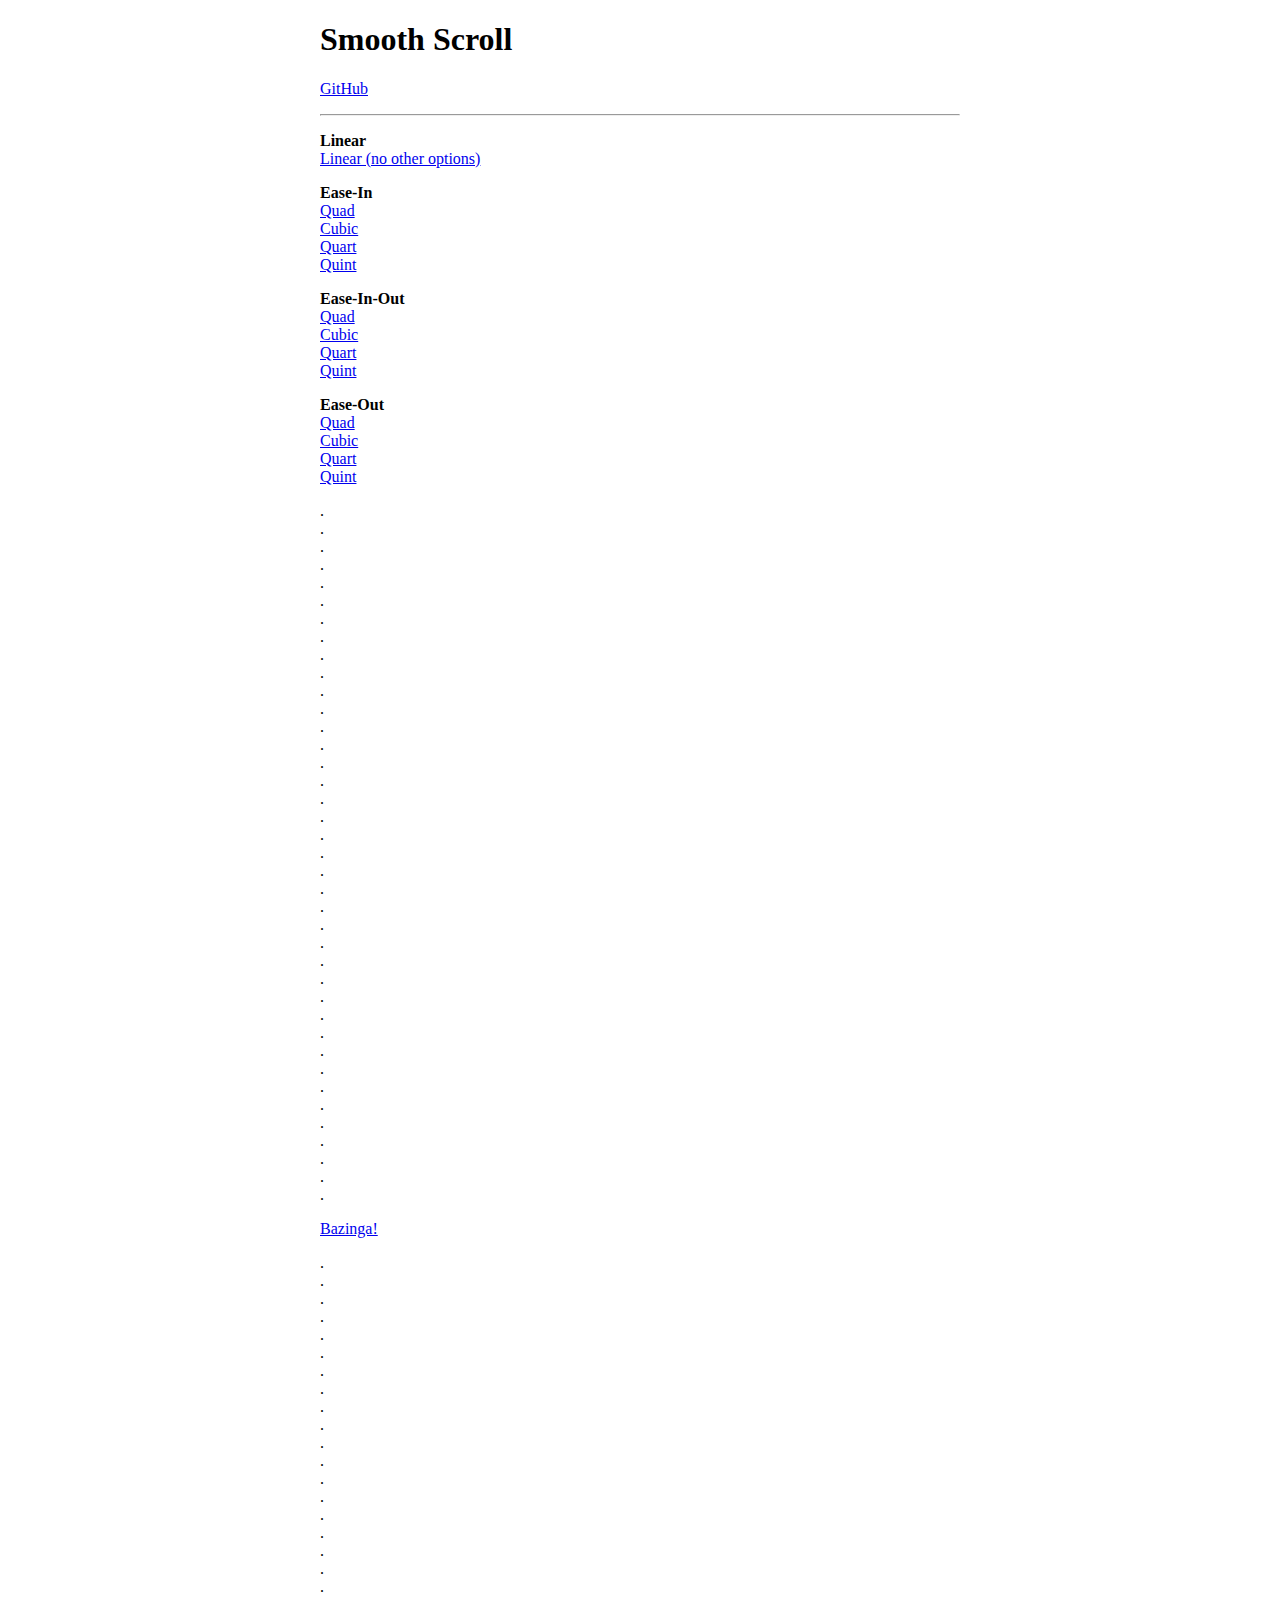
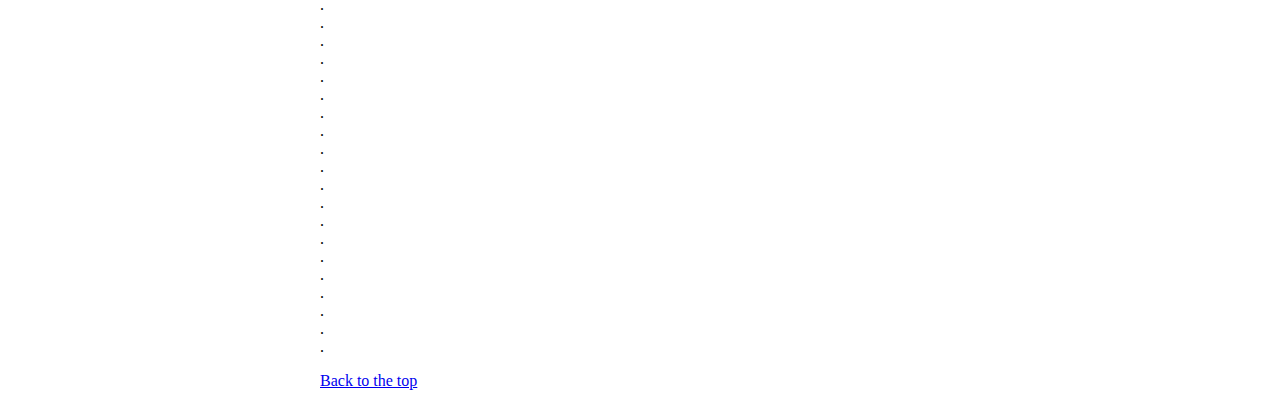
<file: vendor/smooth-scroll/docs/index.html>
<!DOCTYPE html>
<html lang="en">

	<head>
		<meta charset="utf-8">
		<title>Smooth Scroll</title>
		<meta name="viewport" content="width=device-width, initial-scale=1.0">

		<!-- stylesheets -->
		<link rel="stylesheet" href="assets/css/custom.css" type="text/css">
	</head>

	<body>

		<main class="container" id="top">

			<nav>
				<h1>Smooth Scroll</h1>
				<p><a href="https://github.com/cferdinandi/smooth-scroll">GitHub</a></p>
				<hr>
			</nav>

			<section>
	<p>
		<strong>Linear</strong><br>
		<a data-scroll data-options='{ "easing": "linear" }' href="#bazinga">Linear (no other options)</a><br>
	</p>

	<p>
		<strong>Ease-In</strong><br>
		<a data-scroll data-options='{ "easing": "easeInQuad" }' href="#bazinga">Quad</a><br>
		<a data-scroll data-options='{ "easing": "easeInCubic" }' href="#bazinga">Cubic</a><br>
		<a data-scroll data-options='{ "easing": "easeInQuart" }' href="#bazinga">Quart</a><br>
		<a data-scroll data-options='{ "easing": "easeInQuint" }' href="#bazinga">Quint</a>
	</p>

	<p>
		<strong>Ease-In-Out</strong><br>
		<a data-scroll data-options='{ "easing": "easeInOutQuad" }' href="#bazinga">Quad</a><br>
		<a data-scroll data-options='{ "easing": "easeInOutCubic" }' href="#bazinga">Cubic</a><br>
		<a data-scroll data-options='{ "easing": "easeInOutQuart" }' href="#bazinga">Quart</a><br>
		<a data-scroll data-options='{ "easing": "easeInOutQuint" }' href="#bazinga">Quint</a>
	</p>

	<p>
		<strong>Ease-Out</strong><br>
		<a data-scroll data-options='{ "easing": "easeOutQuad" }' href="#bazinga">Quad</a><br>
		<a data-scroll data-options='{ "easing": "easeOutCubic" }' href="#bazinga">Cubic</a><br>
		<a data-scroll data-options='{ "easing": "easeOutQuart" }' href="#bazinga">Quart</a><br>
		<a data-scroll data-options='{ "easing": "easeOutQuint" }' href="#bazinga">Quint</a>
	</p>

	<p>
		.<br>.<br>.<br>.<br>.<br>.<br>.<br>.<br>.<br>.<br>.<br>.<br>.<br>
		.<br>.<br>.<br>.<br>.<br>.<br>.<br>.<br>.<br>.<br>.<br>.<br>.<br>
		.<br>.<br>.<br>.<br>.<br>.<br>.<br>.<br>.<br>.<br>.<br>.<br>.
	</p>

	<p id="bazinga"><a data-scroll href="#1@#%^-bottom">Bazinga!</a></p>

	<p>
		.<br>.<br>.<br>.<br>.<br>.<br>.<br>.<br>.<br>.<br>.<br>.<br>.<br>
		.<br>.<br>.<br>.<br>.<br>.<br>.<br>.<br>.<br>.<br>.<br>.<br>.<br>
		.<br>.<br>.<br>.<br>.<br>.<br>.<br>.<br>.<br>.<br>.<br>.<br>.
	</p>

	<p id="1@#%^-bottom"><a data-scroll data-options='{ "easing": "easeOutCubic" }' href="#">Back to the top</a></p>
			</section>
		</main>

		<!-- Javascript -->
		<script src='dist/js/buoy.js'></script>
		<script src='dist/js/smooth-scroll.js'></script>
		<script>
			smoothScroll.init({
				speed: 1000,
				easing: 'easeInOutCubic',
				offset: 0,
				updateURL: true,
				callback: function ( toggle, anchor ) {}
			});
		</script>


	</body>
</html>
</file>
<file: css/main.css>
@charset "UTF-8";
@import url(http://fonts.googleapis.com/css?family=Roboto:300,400,700);
@keyframes rotateThis {
  from {
    transform: rotate(0deg) scale(1);
  }
  to {
    transform: rotate(360deg) scale(1);
  }
}
/* 
 * 1. Google Font
 */
/* 
 * 2.0 Global Style
 */
* {
  box-sizing: border-box;
}
*::selection {
  background: #ff7bac;
}

html {
  font-family: "Helvetica Neue", Helvetica, Arial, "微軟正黑體", "Microsoft JhengHei", sans-serif;
  font-size: 18px;
}

body {
  color: #eee;
  font-family: "Helvetica Neue", Helvetica, Arial, "微軟正黑體", "Microsoft JhengHei", sans-serif;
  font-size: 18px;
  line-height: 1.6;
  position: relative;
  overflow-x: hidden;
  background-color: #3A2B84;
  /* Fallback Color */
  background-image: -webkit-linear-gradient(to bottom right, #b93bb8, #3A2B84);
  /* Chrome 10+, Saf5.1+, iOS 5+ */
  background-image: -moz-linear-gradient(to bottom right, #b93bb8, #3A2B84);
  /* FF3.6 */
  background-image: -ms-linear-gradient(to bottom right, #b93bb8, #3A2B84);
  /* IE10 */
  background-image: -o-linear-gradient(to bottom right, #b93bb8, #3A2B84);
  /* Opera 11.10+ */
  background-image: linear-gradient(to bottom right, #b93bb8, #3A2B84);
}

a {
  color: #70C7DA;
}
a:focus {
  outline: none;
}
a:hover {
  color: #EF856E;
}

h1,
h2,
h3,
h4,
h5,
h6 {
  font-weight: 700;
}

h3 {
  font-size: 54px;
}

h4 {
  color: #70C7DA;
  font-size: 36px;
}

p {
  margin: 0 0 30px;
}

ul {
  padding-left: 20px;
}
.pscript {
  color: #ccc;
}

a.txt-link {
  border-bottom: 1px dashed #ea5e40;
  color: #EF856E;
  padding: 2px;
}
a.txt-link:hover {
  background: #EF856E;
  border-bottom: none;
  color: #fff;
  text-decoration: none;
}

hr.breakline {
  border: none;
  border-bottom: 1px solid #dbb100;
  height: 0;
  width: 100%;
}

.custom-list-icon, .list-arrow-right {
  list-style-type: none;
  padding: 0;
}
.custom-list-icon li, .list-arrow-right li {
  position: relative;
  padding-left: 20px;
}
.custom-list-icon li::before, .list-arrow-right li::before {
  position: absolute;
  left: 0;
  color: #4e4e4e;
  font-family: "Ionicons";
}

.social-block {
  list-style-type: none;
  padding: 0;
}
.social-block li {
  display: inline-block;
}
.social-block li a {
  display: inline-block;
  height: 32px;
  width: 32px;
  color: #4e4e4e;
}
.social-block li a i {
  font-size: 1.5em;
}
.social-block li a:hover, .social-block li a:focus {
  color: #000;
}

.btn.active.focus,
.btn.active:focus,
.btn.focus,
.btn:active.focus,
.btn:active:focus,
.btn:focus {
  outline: none;
}

.btn {
  border: 0;
  border-radius: 0;
  padding: 6px 28px;
  text-transform: uppercase;
  transform: translateZ(0);
  backface-visibility: hidden;
  -moz-osx-font-smoothing: grayscale;
  transition-duration: 0.3s;
  transition-property: transform;
}
.form-control {
  border-radius: 0;
  box-shadow: none;
  height: 48px;
  padding: 10px 12px;
  font-size: 16px;
  line-height: 1.6;
}
.form-control:focus {
  box-shadow: none;
  border-color: #ccc;
  background-color: #f8f8f8;
}

.valign-center {
  display: flex;
  align-items: center;
}

.align-center {
  text-align: center;
}

.section {
  padding: 40px 0;
}

.section-title {
  color: #EF856E;
  letter-spacing: 1px;
  margin: 0 0 20px;
  text-transform: uppercase;
  text-align: center;
}

/* 
 * 3.0 Helper Class: color
 */
.txt-pink {
  color: #ff7bac;
}

.txt-orange {
  color: #EF856E;
}

.txt-blue {
  color: #70C7DA;
}

.txt-gold {
  color: #dbb100;
}

.txt-yellow {
  color: #f3ce4c;
}

/* 
 * 3.1 Helper Class: font-weight
 */
.font-300 {
  font-weight: 300;
}

.font-400 {
  font-weight: 400;
}

.font-700 {
  font-weight: 700;
}

/* 
 * 3.2 Helper Class: margin
 */
.mt0 {
  margin-top: 0;
}

.mb0 {
  margin-bottom: 0;
}

.mt20 {
  margin-top: 20px;
}

/* 
 * 3.3 Helper Class: list
 */
.list-arrow-right li::before {
  content: "";
}

/* 
 * 3.4 Helper Class: button
 */
.btn-white {
  color: #000;
  background-color: #fff;
}
.btn-white:hover, .btn-white:focus {
  color: #000;
  background-color: #fff;
}

.btn-black {
  color: #fff;
  background-color: #000;
}
.btn-black:hover, .btn-black:focus {
  color: #fff;
  background-color: #000;
}

.btn-orange {
  color: #111;
  background: orange;
}
.btn-orange:hover {
  background: #EF856E;
}

/* 
 * 3.5 Helper Class: background
 */
.bg-image, .bg-image-2, .bg-image-1 {
  position: relative;
}
.bg-image::before, .bg-image-2::before, .bg-image-1::before {
  content: "";
  position: absolute;
  top: 0;
  right: 0;
  bottom: 0;
  left: 0;
}

.bg-image-1 {
  background: url(../images/backgrounds/bg-1.jpg) no-repeat center center/cover;
}
.bg-image-1::before {
  background-color: rgba(0, 0, 0, 0.7);
}

.bg-image-2 {
  background: url(../images/backgrounds/bg-2.jpg) no-repeat center bottom/cover;
}
.bg-image-2::before {
  background-color: rgba(0, 0, 0, 0.7);
}

/*Scroll Up*/
.scrollup {
  width: 30px;
  height: 30px;
  border-radius: 15px;
  opacity: 0.3;
  position: fixed;
  bottom: 20px;
  right: 25px;
  color: #fff;
  cursor: pointer;
  background-color: #000;
  z-index: 1000;
  transition: opacity 0.5s, background-color 0.5s;
  -moz-transition: opacity 0.5s, background-color 0.5s;
  -webkit-transition: opacity 0.5s, background-color 0.5s;
}

.scrollup i {
  font-size: 13px;
  position: absolute;
  opacity: 1;
  color: #fff;
  left: 50%;
  top: 50%;
  margin-top: -10px;
  margin-left: -6px;
  text-decoration: none;
}

.scrollup:hover {
  background-color: blueviolet;
  color: #fff;
}

/* 決賽名單 */
.sidebtn_final_list,
.sidebtn_winners {
  display: block;
  position: fixed;
  width: 220px;
  height: 175px;
  top: 25%;
  right: 30px;
  margin-top: -90px;
  z-index: 9;
  opacity: 0.9;
  -webkit-transition: all 0.3s linear;
  -moz-transition: all 0.3s linear;
  -ms-transition: all 0.3s linear;
  -o-transition: all 0.3s linear;
  transition: all 0.3s linear;
}
.sidebtn_final_list.small,
.sidebtn_winners.small {
  width: 160px;
  height: 127px;
}
.sidebtn_final_list:hover,
.sidebtn_winners:hover {
  opacity: 1;
}

.sidebtn_final_list {
  background: url(../images/sidebtn_final_list.png);
  background-size: cover;
}

.sidebtn_winners {
  background: url(../images/sidebtn_winners.png);
  background-size: cover;
}

.flist-wrap {
  background: #1b1464;
  border-bottom: 3px solid #DCDDDD;
  margin-bottom: 20px;
  position: relative;
}
.flist-wrap .flist-num span {
  background: #1b1464;
  color: #70C7DA;
  font-size: 13px;
  padding: 3px 10px;
  position: relative;
}
.flist-wrap .flist-num::before {
  content: "";
  background: #dbb100;
  display: inline-block;
  height: 2px;
  position: absolute;
  left: 0px;
  top: 15px;
  right: 0;
}
.flist-wrap .flist-team {
  display: table;
  padding: 6px;
  width: 100%;
}
.flist-wrap .flist-team span {
  border: 1px solid #dbb100;
  color: #eee;
  display: table-cell;
  font-size: 21px;
  font-weight: bold;
  height: 100px;
  text-align: center;
  padding: 0 5px;
  vertical-align: middle;
  width: 100%;
}

.flist-team-num {
  background: #1b1464;
  color: #EF856E;
  font-family: "Roboto", Arial, sans-serif;
  text-align: center;
  font-size: 32px;
  line-height: 1;
  position: absolute;
  right: 15px;
  top: 20px;
}

/* 議程表 */
.agenda-table {
  background: #301152;
  border-collapse: collapse;
  border: 3px solid #EF856E;
  font-family: "Roboto", "微軟正黑體", "Microsoft JhengHei", sans-serif;
  width: 100%;
}
.agenda-table th, .agenda-table td {
  border: 1px solid #70C7DA;
  color: #eee;
  padding: 12px 5px;
}
.agenda-table th {
  font-size: 28px;
  text-align: center;
}
.agenda-table td {
  text-align: left;
}
.agenda-table td.label-time {
  color: #EF856E;
  text-align: center;
}
.agenda-table .place-badge {
  display: inline;
  border: 1px solid #f3ce4c;
  color: #f3ce4c;
  font-size: 13px;
  padding: 3px 8px;
  float: right;
  margin-right: 5px;
  -webkit-border-radius: 15px;
  -moz-border-radius: 15px;
  border-radius: 15px;
}
@media (max-width: 480px) {
  .agenda-table .place-badge {
    font-size: 12px;
  }
}

.agenda-post {
  color: #eee;
  font-size: 15px;
  margin-bottom: 0;
}

.agenda-speaker {
  color: #70C7DA;
  display: block;
  font-size: 14px;
}

.entry-route .entry-time {
  color: #dbb100;
  font-size: 26px;
  margin-bottom: 0;
}
.entry-route img {
  width: 100%;
}

@media (min-width: 768px) {
  .section {
    padding: 70px 0;
  }

  .section-title {
    letter-spacing: 1px;
    margin: 0 0 60px;
    text-transform: uppercase;
    text-align: left;
  }
}
@media (max-width: 990px) {
  .sidebtn_final_list.small,
.sidebtn_winners.small {
    width: 132px;
    height: 105px;
    right: 0px;
    top: 25%;
  }
}
@media (max-width: 767px) {
  html, body {
    font-size: 16px;
  }

  h3 {
    font-size: 2em;
  }

  h4 {
    font-size: 1.5em;
    text-align: center;
  }

  .section {
    padding: 20px 0;
  }

  .section-title {
    margin-bottom: 10px;
  }

  #steps {
    margin-top: 20px !important;
  }

  .btn_final_list {
    width: 132px;
    height: 105px;
    top: 160px;
  }
  .btn_final_list.small {
    top: 200px;
  }
}
@media (max-width: 480px) {
  html, body {
    font-size: 15px;
  }

  .col-xs-* {
    padding: 10px;
  }

  .sidebtn_winners.small {
    top: auto;
    right: -50px;
    bottom: 250px;
  }
}
/* 
 * Navigation
 */
#navbar-items {
  text-align: center;
}

.navbar-custom {
  border: 0;
  margin: 0;
  padding-top: 10px;
  padding-bottom: 10px;
  transition: all 0.2s linear 0s;
}
.navbar-custom .navbar-nav {
  background: none;
  display: inline-block;
  float: none;
  margin: 0 auto;
  padding-top: 10px;
}
.navbar-custom .navbar-nav li {
  margin: 0;
}
.navbar-custom .navbar-nav li.nav-new {
  position: relative;
}
.navbar-custom .navbar-nav li.nav-new::after {
  content: "";
  display: block;
  background: url("../images/nav-new.png") no-repeat;
  background-size: contain;
  font-size: 11px;
  position: absolute;
  width: 38px;
  height: 20px;
  right: -10px;
  top: 0;
}
.navbar-custom .navbar-nav > li > a {
  color: #DCDDDD;
  text-transform: uppercase;
  font-size: 18px;
  border-bottom: 3px solid transparent;
}
.navbar-custom .navbar-nav > li > a:focus, .navbar-custom .navbar-nav > li > a:hover {
  background-color: transparent;
  border-color: #70C7DA;
}
.navbar-custom .navbar-nav > .active > a {
  color: #EF856E;
  font-weight: bold;
}

.navbar-toggle {
  background: none;
  border: 0;
  border-radius: 0;
  margin-top: 2px;
  width: 48px;
  height: 48px;
  text-align: center;
  -webkit-border-radius: 100%;
  -moz-border-radius: 100%;
  border-radius: 100%;
}
.navbar-toggle .icon-bar {
  background-color: #EF856E;
  width: auto;
  height: 1px;
  margin: 8px 0;
}

#btn-cta a {
  background: #f25a24;
  border: none;
  color: #fff !important;
  -webkit-transition: all 0.2s linear;
  -moz-transition: all 0.2s linear;
  -ms-transition: all 0.2s linear;
  -o-transition: all 0.2s linear;
  transition: all 0.2s linear;
  -webkit-border-radius: 60px;
  -moz-border-radius: 60px;
  border-radius: 60px;
}
#btn-cta a.squareBtn {
  -webkit-border-radius: 0px;
  -moz-border-radius: 0px;
  border-radius: 0px;
}
#btn-cta a:hover {
  background: #1b1464 !important;
}

.rwd-btn-cta {
  margin: 0 auto !important;
}
.rwd-btn-cta a {
  color: #fff !important;
}

.rwd-menu {
  background: #301152 url("../images/psc-hac-bkg-bw.png") no-repeat center center;
  background-size: contain;
  position: fixed;
  top: 0;
  bottom: 0;
  left: 0;
  right: 0;
  z-index: 1999;
  opacity: 0;
  visibility: hidden;
  margin-left: -100%;
  margin-right: 100%;
}
.rwd-menu.show {
  opacity: 1;
  visibility: visible;
  margin-left: 0;
  margin-right: 0;
  transition: 0.3s linear all;
}

.rwd-menu-list {
  margin: 0;
  padding: 0;
  padding-top: 64px;
}
.rwd-menu-list li {
  margin: 0;
  list-style: none;
}
.rwd-menu-list li.nav-new a {
  position: relative;
}
.rwd-menu-list li.nav-new a::after {
  content: "";
  background: url("../images/nav-new.png") no-repeat;
  background-size: contain;
  display: inline;
  width: 36px;
  height: 20px;
  position: absolute;
  margin-left: 10px;
}
.rwd-menu-list > li > a {
  color: #EF856E;
  font-size: 24px;
  float: left;
  width: 100%;
  padding: 16px 10%;
}
.rwd-menu-list > li > a:focus, .rwd-menu-list > li > a:hover {
  background-color: transparent;
  border-color: #EF856E;
  text-decoration: none;
}
.rwd-menu-list > .active > a {
  color: #3A2B84;
  font-weight: bold;
}

.smenu-close {
  background: url("../images/sidemenu-close.svg") no-repeat;
  display: block;
  width: 32px;
  height: 32px;
  position: fixed;
  top: 20px;
  right: 20px;
}

.navbar-solid {
  padding: 0 !important;
  transition: all 0.2s linear 0s;
  background-color: #3A2B84;
  /* Fallback Color */
  background-image: -webkit-linear-gradient(to bottom right, #b93bb8, #3A2B84);
  /* Chrome 10+, Saf5.1+, iOS 5+ */
  background-image: -moz-linear-gradient(to bottom right, #b93bb8, #3A2B84);
  /* FF3.6 */
  background-image: -ms-linear-gradient(to bottom right, #b93bb8, #3A2B84);
  /* IE10 */
  background-image: -o-linear-gradient(to bottom right, #b93bb8, #3A2B84);
  /* Opera 11.10+ */
  background-image: linear-gradient(to bottom right, #b93bb8, #3A2B84);
}

.site-branding {
  float: left;
  margin-top: 0;
  margin-left: 10px;
}
.site-branding .header-title {
  position: absolute;
  max-width: 150px;
  top: -15px;
}

/* 
 * 5.0 Site Header
 */
.site-header {
  width: 100%;
  height: 100%;
  min-height: 100vh;
  position: relative;
  text-align: center;
  background: url(../images/bkg-doodles.png) no-repeat center center/cover;
}
.site-header::before {
  content: "";
  position: absolute;
  top: 0;
  right: 0;
  bottom: 0;
  left: 0;
}
.site-header .intro {
  color: #000;
  position: relative;
  text-align: center;
  text-transform: uppercase;
  width: 100%;
  margin: 0 auto;
  z-index: 1;
  padding: 0 15px;
  background: url(../images/psc-hackathon2018-title.svg) no-repeat center center;
  background-size: contain;
  height: 75vh;
  top: 30px;
}
.site-header .intro h2 {
  margin-top: 0px;
  font-size: 25px;
  font-weight: 300;
}
.site-header .intro h1 {
  margin-top: 0px;
  font-size: 30px;
}
.site-header .intro p {
  font-size: 20px;
  margin-bottom: 10px;
  font-weight: 300;
}

.title-clips {
  display: block;
  position: absolute;
  z-index: 9;
}

.txt-apply-day {
  width: 280px;
  right: 9%;
  top: 10%;
}

.txt-demo-day {
  width: 210px;
  left: 7%;
  top: 35%;
}

.txt-awards {
  width: 230px;
  right: 5%;
  top: 40%;
}

.title-icon-science {
  width: 80px;
  height: 80px;
  left: 3%;
  top: 1%;
}
.title-icon-science img {
  width: 300px;
  height: auto;
}

.title-icon-experiment {
  right: 5%;
  bottom: 6%;
}
.title-icon-experiment img {
  width: 280px;
  height: auto;
}

@media (min-width: 768px) {
  .navbar-custom {
    background-color: transparent;
    padding-top: 30px;
  }

  .site-branding {
    margin-top: 6px;
    margin-left: 0;
  }
}
@media (max-width: 1024px) {
  .txt-apply-day {
    width: calc(280px * 0.8);
    right: 5%;
    top: 15%;
  }

  .txt-demo-day {
    width: calc(210px * 0.7);
    left: 5%;
    top: 35%;
  }

  .txt-awards {
    width: calc(260px * 0.7);
    right: 4%;
    top: 40%;
  }

  .title-icon-science {
    left: 5%;
    top: 1%;
  }
  .title-icon-science img {
    width: calc(400px * .8);
    height: auto;
  }

  .title-icon-experiment {
    right: 3%;
    bottom: 6%;
  }
  .title-icon-experiment img {
    width: calc(360px * .8);
    height: auto;
  }
}
@media (max-width: 768px) {
  .txt-apply-day {
    width: calc(280px * 0.6);
    right: 5%;
    top: 15%;
  }

  .txt-demo-day {
    width: calc(210px * 0.6);
    left: 5%;
    top: 35%;
  }

  .txt-awards {
    width: calc(260px * 0.6);
    right: 4%;
    top: 40%;
  }

  .title-icon-science {
    left: 2%;
    top: 1%;
  }
  .title-icon-science img {
    width: calc(400px * .6);
    height: auto;
  }

  .title-icon-experiment {
    right: 1%;
    bottom: 6%;
  }
  .title-icon-experiment img {
    width: calc(360px * .6);
    height: auto;
  }
}
@media (max-width: 600px) {
  .site-header .intro {
    width: 100%;
  }

  .txt-apply-day {
    width: calc(280px * 0.6);
    right: 8%;
    top: 15%;
  }

  .txt-demo-day {
    width: calc(210px * 0.6);
    left: 1%;
    top: 75%;
  }

  .txt-awards {
    width: calc(260px * 0.6);
    right: 1%;
    top: 40%;
  }

  .title-icon-science {
    left: 0%;
    top: 1%;
  }
  .title-icon-science img {
    width: calc(400px * .6);
    height: auto;
  }

  .title-icon-experiment {
    right: 0%;
    bottom: 0%;
  }
  .title-icon-experiment img {
    width: calc(360px * .6);
    height: auto;
  }
}
@media (max-width: 480px) {
  .site-header .intro {
    width: 100%;
  }

  .txt-apply-day {
    width: calc(280px * 0.5);
    right: 8%;
    top: 15%;
  }

  .txt-demo-day {
    width: calc(210px * 0.5);
    left: 1%;
    top: 75%;
  }

  .txt-awards {
    width: calc(260px * 0.5);
    right: 1%;
    top: 32%;
  }

  .title-icon-science {
    left: 0%;
    top: 1%;
  }
  .title-icon-science img {
    width: calc(400px * .5);
    height: auto;
  }

  .title-icon-experiment {
    right: 0%;
    bottom: 0%;
  }
  .title-icon-experiment img {
    width: calc(360px * .5);
    height: auto;
  }
}
/* 
 * Section
 */
/* 
 * Section: About 
 */
.about .section-title {
  margin: 0 0 25px;
}

.president-quote {
  text-align: center;
}
.president-quote img {
  margin: 0 auto;
}
.president-quote figure {
  position: relative;
}
.president-quote figure blockquote {
  background: #fff;
  border: none;
  border-bottom: 5px solid #ddd;
  color: #111;
  font-size: 20px;
  width: 240px;
  bottom: 10px;
  -webkit-border-radius: 15px;
  -moz-border-radius: 15px;
  border-radius: 15px;
}
.president-quote figure blockquote img {
  position: absolute;
}

.president-intro {
  line-height: 2;
  padding-top: 60px;
}

/* 
 * Section: Schedule
 */
.schedule {
  background: #301152;
}
.schedule h3 {
  color: #EF856E;
}

.sch-item {
  border: 2px solid #70C7DA;
  display: block;
  width: 160px;
  height: 160px;
  margin: 0 auto;
  margin-bottom: 16px;
  padding: 16px 0;
  position: relative;
  text-align: center;
  -webkit-border-radius: 100%;
  -moz-border-radius: 100%;
  border-radius: 100%;
}
.sch-item::after {
  content: "";
  display: block;
  position: absolute;
  top: 50%;
  background: #70C7DA;
  width: 100%;
}
.sch-item:hover::after {
  animation: rotateThis 3s linear infinite;
}

.sch-order {
  background: #EF856E;
  color: #fff;
  font-size: 22px;
  font-family: "Roboto", sans-serif;
  margin: 0 auto;
  margin-bottom: 12px;
  width: 36px;
  -webkit-border-radius: 100%;
  -moz-border-radius: 100%;
  border-radius: 100%;
}

.sch-title, .sch-title a {
  color: #eee;
  font-size: 24px;
  font-weight: bold;
  line-height: 1;
}
.sch-title:hover, .sch-title a:hover {
  color: #fff;
  text-decoration: none;
}

.sch-date {
  color: #EF856E;
  display: block;
  font-family: "Roboto", sans-serif;
  font-size: 18px;
  font-weight: bold;
  position: absolute;
  bottom: 12px;
  width: 100%;
}

/* 
 * Section: final-list
 */
.final-list {
  background: #301152;
  padding-bottom: 12px;
}
.final-list h3 {
  color: #EF856E;
  margin-bottom: 12px;
}
.final-list p {
  color: #eee;
}

.btn-demoday {
  border-radius: 25px;
  font-size: 21px;
  font-weight: bold;
  padding: 10px 20px;
}

.agenda {
  background: #3A2B84;
  padding-bottom: 12px;
}
.agenda h3 {
  color: #EF856E;
  margin-bottom: 12px;
}

/* 
 * Section: Awards
 */
.awards {
  background: url(../images/bkg-doodles.png) no-repeat center center/contain;
  background: #301152;
}

.awa-item {
  border-bottom: 5px solid #70C7DA;
  margin-bottom: 15px;
  text-align: center;
  background-color: #301152;
  /* Fallback Color */
  background-image: -webkit-linear-gradient(left, #301152, #301152);
  /* Chrome 10+, Saf5.1+, iOS 5+ */
  background-image: -moz-linear-gradient(left, #301152, #301152);
  /* FF3.6 */
  background-image: -ms-linear-gradient(left, #301152, #301152);
  /* IE10 */
  background-image: -o-linear-gradient(left, #301152, #301152);
  /* Opera 11.10+ */
  background-image: linear-gradient(left, #301152, #301152);
}

.awa-title {
  color: #EF856E;
  font-size: 24px;
  font-weight: bold;
  padding: 5px 0;
  border-bottom: 2px solid #EF856E;
}

.awa-content {
  padding: 16px 0;
}

.awa-ntd {
  display: block;
}

.awa-amount {
  font-family: "Roboto", sans-serif;
  font-size: 40px;
  font-weight: bold;
  margin: 0 5px;
}

.ct-label {
  fill: #111;
  font-family: "Roboto", sans-serif;
  font-size: 24px;
  font-weight: bold;
  width: 50px;
}

.ct-series-a .ct-bar,
.ct-series-a .ct-line,
.ct-series-a .ct-point,
.ct-series-a .ct-slice-donut {
  stroke: #00ffff;
}

.ct-series-b .ct-bar,
.ct-series-b .ct-line,
.ct-series-b .ct-point,
.ct-series-b .ct-slice-donut {
  stroke: #EF856E;
}

.ct-series-c .ct-bar,
.ct-series-c .ct-line,
.ct-series-c .ct-point,
.ct-series-c .ct-slice-donut {
  stroke: #dbb100;
}

.ct-series-d .ct-bar,
.ct-series-d .ct-line,
.ct-series-d .ct-point,
.ct-series-d .ct-slice-donut {
  stroke: #DCDDDD;
}

.chart-label {
  font-size: 15px;
  float: left;
  text-align: center;
  margin-right: 16px;
  margin-top: 10px;
  margin-bottom: 20px;
  width: 100%;
}
.chart-label div:nth-child(1) {
  color: #00ffff;
}
.chart-label div:nth-child(2) {
  color: #EF856E;
}
.chart-label div:nth-child(3) {
  color: #dbb100;
}
.chart-label div:nth-child(4) {
  color: #DCDDDD;
}
.chart-label div span {
  font-size: 24px;
}

/* 
 * Section: Rules
 */
.rule-item {
  position: relative;
  display: block;
  width: 80%;
  margin: 0 auto;
  margin-bottom: 15px;
  position: relative;
  text-align: center;
}
.rule-item h5 {
  color: #fff;
  font-size: 26px;
}
.rule-item img {
  width: 240px;
}
.rule-item p {
  display: block;
  font-size: 15px;
  width: 100%;
  bottom: 15px;
  text-align: left;
}

.rule-team {
  background: #301152;
  border-top: 2px solid #70C7DA;
  padding: 10px;
  margin-bottom: 20px;
}

.rule-team-title {
  font-size: 21px;
  font-weight: bold;
  text-align: center;
  margin-bottom: 10px;
}

.rule-team-content {
  border-top: 2px solid #EF856E;
  padding: 10px;
}

ol.attention {
  font-size: 14px;
}

#steps {
  background: url(../images/bkg-doodles.png) no-repeat center center/cover;
  margin: 60px 0 40px 0;
  padding: 40px 0;
}

.rule-steps-wrap {
  background: #301152;
  padding: 10px;
  position: relative;
  margin-bottom: 20px;
  zoom: 1;
}
.rule-steps-wrap:before, .rule-steps-wrap:after {
  content: "";
  display: table;
}
.rule-steps-wrap:after {
  clear: both;
}
.rule-steps-wrap h4 {
  border-bottom: 3px solid #EF856E;
  padding-bottom: 6px;
  text-align: center;
}
.rule-steps-wrap p {
  text-align: justify;
}
.rule-steps-wrap .rule-step-order {
  position: absolute;
  color: #b93bb8;
  font-size: 140px;
  left: 0;
  top: -50px;
  z-index: 0;
  opacity: 0.5;
}

/* 
 * Section: Workshop
 */
.workshop-reg {
  text-align: center;
}
.workshop-reg .btn {
  background: #dbb100;
  color: #301152;
  font-size: 18px;
  font-weight: bold;
  padding: 15px;
  -webkit-border-radius: 3px;
  -moz-border-radius: 3px;
  border-radius: 3px;
}
.workshop-reg .btn:hover {
  background: #eee;
}
.workshop-reg .btn.disabled, .workshop-reg .btn.disabled:hover {
  background: #755f00 !important;
}

.workshop-info {
  text-align: center;
}
.workshop-info span {
  font-size: 21px;
  font-weight: bold;
}

/* 
 * Section: Judge
 */
.judge-wrap {
  display: block;
  float: left;
  margin-bottom: 6px;
  padding: 6px;
  width: calc(100% / 5);
}
.judge-wrap img {
  margin-bottom: 10px;
  width: 100%;
  opacity: 0.9;
}
.judge-wrap img:hover {
  opacity: 1;
}
.judge-wrap .judge-name {
  background: purple;
  font-size: 32px;
  font-weight: bold;
  position: absolute;
  margin-top: -1em;
  padding: 0 8px;
  background-color: #3A2B84;
  /* Fallback Color */
  background-image: -webkit-linear-gradient(left, #301152, #3A2B84);
  /* Chrome 10+, Saf5.1+, iOS 5+ */
  background-image: -moz-linear-gradient(left, #301152, #3A2B84);
  /* FF3.6 */
  background-image: -ms-linear-gradient(left, #301152, #3A2B84);
  /* IE10 */
  background-image: -o-linear-gradient(left, #301152, #3A2B84);
  /* Opera 11.10+ */
  background-image: linear-gradient(left, #301152, #3A2B84);
}
.judge-wrap .judge-title {
  color: #EF856E;
  font-size: 15px;
  font-weight: bold;
  margin-top: 25px;
  padding-left: 10px;
}
.judge-wrap .judge-title span {
  color: #70C7DA;
  display: block;
  font-weight: normal;
}

/* 
 * Section: Location
 */
.location {
  background: #301152;
}
.location .section-title {
  margin-bottom: 10px;
}
.location .traffic {
  color: #f3ce4c;
  font-size: 20px;
  font-weight: bold;
}
.location ul {
  font-size: 15px;
  list-style: none;
  padding-left: 0;
}

/* 
 * Section: Winners
 */
.winners {
  background: #301152;
}
.winners .section-title {
  margin-bottom: 20px;
}

.winner-wrap {
  border: 4px solid #dbb100;
  box-sizing: border-box;
  color: #fff !important;
  margin-bottom: 20px;
  padding: 10px;
  position: relative;
  width: 100%;
  height: 260px;
  -webkit-transition: all 0.3s linear;
  -moz-transition: all 0.3s linear;
  -ms-transition: all 0.3s linear;
  -o-transition: all 0.3s linear;
  transition: all 0.3s linear;
}
.winner-wrap::before {
  content: "";
  background: url("../images/winner-title-bkg.png") repeat-x;
  display: block;
  position: absolute;
  bottom: 0;
  right: 0;
  left: 0;
  height: 90px;
  z-index: 0;
  opacity: 0.7;
}
.winner-wrap:hover {
  transform: scale(1.05);
  opacity: 1;
}
.winner-wrap.gold {
  background: url("../highlights/20181208_hackathon_gold_award.jpg") no-repeat;
  background-size: cover;
  background-position: top center;
}
.winner-wrap.gold .winner-award {
  background: #dbb100;
}
.winner-wrap.silver {
  background: url("../highlights/20181208_hackathon_silver_award.jpg") no-repeat;
  background-size: cover;
  background-position: top center;
}
.winner-wrap.silver .winner-award {
  background: #999;
}
.winner-wrap.bronze1 {
  background: url("../highlights/20181208_hackathon_bronze_award-1.jpg") no-repeat;
  background-size: cover;
  background-position: top center;
}
.winner-wrap.bronze1 .winner-award {
  background: #f25a24;
}
.winner-wrap.bronze2 {
  background: url("../highlights/20181208_hackathon_bronze_award-2.jpg") no-repeat;
  background-size: cover;
  background-position: top center;
}
.winner-wrap.bronze2 .winner-award {
  background: #f25a24;
}
.winner-wrap.popular {
  background: url("../highlights/20181208_hackathon_best_popular_award.jpg") no-repeat;
  background-size: cover;
  background-position: top center;
}
.winner-wrap.popular .winner-award {
  background: #ff7bac;
}
.winner-wrap.honorable {
  background: url("../highlights/20181208_hackathon_honorable_award.jpg") no-repeat;
  background-size: cover;
  background-position: top center;
}
.winner-wrap.honorable .winner-award {
  background: #29abe2;
}
.winner-wrap .winner-award {
  color: white;
  display: inline-block;
  font-size: 15px;
  padding: 2px 10px;
}
.winner-wrap .winner-team {
  font-size: 36px;
  position: absolute;
  bottom: 15px;
  right: 0px;
  padding: 0 10px;
}
.winner-wrap .winner-work {
  position: absolute;
  font-size: 16px;
  bottom: 0px;
  right: 0px;
  padding: 0 10px;
}

.demoday-video-link {
  border: 3px solid #fff;
  color: #fff;
  display: inline-block;
  text-align: center;
  font-size: 24px;
  margin-top: 40px;
  padding: 15px 20px;
  text-decoration: none;
}
.demoday-video-link:hover {
  border-color: #ff7bac;
  color: #ff7bac;
  text-decoration: none;
}

.table-winners {
  border: 1px solid #dbb100;
  width: 100%;
}
.table-winners th, .table-winners td {
  border: 1px solid #755f00;
  padding: 6px 10px;
}
.table-winners th {
  background: #dbb100;
}
.table-winners tr:hover {
  background: #3A2B84;
}

@media (max-width: 992px) {
  .judge-wrap {
    width: calc(100% / 3);
  }
  .judge-wrap .judge-name {
    font-size: 28px;
  }
}
@media (max-width: 480px) {
  p {
    margin-bottom: 10px;
  }

  .sch-item {
    width: 160px;
    height: 160px;
  }

  .sch-order {
    font-size: 22px;
    width: 36px;
  }

  .sch-title,
.sch-title a {
    font-size: 21px;
  }

  .sch-date {
    font-size: 16px;
  }

  .awa-amount {
    font-size: 32px;
  }

  .rule-item img {
    max-width: 160px;
  }

  .judge-wrap {
    padding: 10px;
    width: calc(100% / 2);
  }
  .judge-wrap .judge-name {
    font-size: 24px;
  }
  .judge-wrap .judge-title {
    font-size: 14px;
  }

  .winner-wrap {
    height: 200px;
  }
  .winner-wrap .winner-team {
    font-size: 28px;
  }

  .demoday-video-link {
    display: block;
    font-size: 20px;
    margin-top: 20px;
  }
}
@media (max-width: 320px) {
  .president-quote img {
    max-width: 280px;
  }

  .sch-item {
    width: 140px;
    height: 140px;
  }

  .rule-item {
    margin-bottom: 0;
  }
  .rule-item img {
    max-width: 130px;
  }
}
/* 
 * Site-footer
 */
.site-footer {
  background: #301152 url("../images/PSC_logo_BW.png") no-repeat right top;
  border-top: 1px solid #70C7DA;
  border-bottom: 5px solid #EF856E;
  color: #fff;
  padding: 30px 0;
  margin: 40px 0 0px;
}
.site-footer .site-info {
  color: #70C7DA;
  float: left;
  font-weight: 100;
  margin-bottom: 10px;
}
.site-footer .site-info span {
  color: #fff;
  font-weight: bold;
  font-size: 24px;
  margin-left: 20px;
}
.site-footer .site-info img {
  max-width: 280px;
}

.psc-links {
  float: right;
  margin-top: 20px;
}

.psc-website {
  color: #70C7DA;
  font-weight: 100;
  font-size: 24px;
  float: left;
  margin-right: 16px;
}
.psc-website:hover {
  color: #eee;
  text-decoration: none;
}

.social-block {
  float: left;
}
.social-block li a {
  background: #0071bc;
  color: #eee;
  display: block;
  text-align: center;
  padding: 0px;
}
.social-block li a:hover, .social-block li a:focus {
  color: #fff;
}

.psc-team {
  color: #fff;
  font-weight: bold;
  margin-left: 10px;
}

@media (max-width: 580px) {
  .site-footer {
    text-align: center;
  }
  .site-footer .site-info {
    float: none;
    margin-bottom: 20px;
  }

  .psc-links {
    display: inline-block;
    float: none;
  }
}

/*# sourceMappingURL=main.css.map */
</file>
<file: vendor/smooth-scroll/docs/assets/css/custom.css>
@-webkit-viewport { width: device-width; zoom: 1.0; }
@-moz-viewport { width: device-width; zoom: 1.0; }
@-ms-viewport { width: device-width; zoom: 1.0; }
@-o-viewport { width: device-width; zoom: 1.0; }
@viewport { width: device-width; zoom: 1.0; }

html { overflow-y: auto; }

img, audio, video, canvas {
	max-width: 100%;
	height: auto;
}

/*  Sets body width */
.container {
	max-width: 40em;
	width: 88%;
	margin-left: auto;
	margin-right: auto;
}
</file>
<file: vendor/chartist/chartist.min.css>
.ct-double-octave:after,.ct-major-eleventh:after,.ct-major-second:after,.ct-major-seventh:after,.ct-major-sixth:after,.ct-major-tenth:after,.ct-major-third:after,.ct-major-twelfth:after,.ct-minor-second:after,.ct-minor-seventh:after,.ct-minor-sixth:after,.ct-minor-third:after,.ct-octave:after,.ct-perfect-fifth:after,.ct-perfect-fourth:after,.ct-square:after{content:"";clear:both}.ct-label{fill:rgba(0,0,0,.4);color:rgba(0,0,0,.4);font-size:.75rem;line-height:1}.ct-grid-background,.ct-line{fill:none}.ct-chart-bar .ct-label,.ct-chart-line .ct-label{display:block;display:-webkit-box;display:-moz-box;display:-ms-flexbox;display:-webkit-flex;display:flex}.ct-chart-donut .ct-label,.ct-chart-pie .ct-label{dominant-baseline:central}.ct-label.ct-horizontal.ct-start{-webkit-box-align:flex-end;-webkit-align-items:flex-end;-ms-flex-align:flex-end;align-items:flex-end;-webkit-box-pack:flex-start;-webkit-justify-content:flex-start;-ms-flex-pack:flex-start;justify-content:flex-start;text-align:left;text-anchor:start}.ct-label.ct-horizontal.ct-end{-webkit-box-align:flex-start;-webkit-align-items:flex-start;-ms-flex-align:flex-start;align-items:flex-start;-webkit-box-pack:flex-start;-webkit-justify-content:flex-start;-ms-flex-pack:flex-start;justify-content:flex-start;text-align:left;text-anchor:start}.ct-label.ct-vertical.ct-start{-webkit-box-align:flex-end;-webkit-align-items:flex-end;-ms-flex-align:flex-end;align-items:flex-end;-webkit-box-pack:flex-end;-webkit-justify-content:flex-end;-ms-flex-pack:flex-end;justify-content:flex-end;text-align:right;text-anchor:end}.ct-label.ct-vertical.ct-end{-webkit-box-align:flex-end;-webkit-align-items:flex-end;-ms-flex-align:flex-end;align-items:flex-end;-webkit-box-pack:flex-start;-webkit-justify-content:flex-start;-ms-flex-pack:flex-start;justify-content:flex-start;text-align:left;text-anchor:start}.ct-chart-bar .ct-label.ct-horizontal.ct-start{-webkit-box-align:flex-end;-webkit-align-items:flex-end;-ms-flex-align:flex-end;align-items:flex-end;-webkit-box-pack:center;-webkit-justify-content:center;-ms-flex-pack:center;justify-content:center;text-align:center;text-anchor:start}.ct-chart-bar .ct-label.ct-horizontal.ct-end{-webkit-box-align:flex-start;-webkit-align-items:flex-start;-ms-flex-align:flex-start;align-items:flex-start;-webkit-box-pack:center;-webkit-justify-content:center;-ms-flex-pack:center;justify-content:center;text-align:center;text-anchor:start}.ct-chart-bar.ct-horizontal-bars .ct-label.ct-horizontal.ct-start{-webkit-box-align:flex-end;-webkit-align-items:flex-end;-ms-flex-align:flex-end;align-items:flex-end;-webkit-box-pack:flex-start;-webkit-justify-content:flex-start;-ms-flex-pack:flex-start;justify-content:flex-start;text-align:left;text-anchor:start}.ct-chart-bar.ct-horizontal-bars .ct-label.ct-horizontal.ct-end{-webkit-box-align:flex-start;-webkit-align-items:flex-start;-ms-flex-align:flex-start;align-items:flex-start;-webkit-box-pack:flex-start;-webkit-justify-content:flex-start;-ms-flex-pack:flex-start;justify-content:flex-start;text-align:left;text-anchor:start}.ct-chart-bar.ct-horizontal-bars .ct-label.ct-vertical.ct-start{-webkit-box-align:center;-webkit-align-items:center;-ms-flex-align:center;align-items:center;-webkit-box-pack:flex-end;-webkit-justify-content:flex-end;-ms-flex-pack:flex-end;justify-content:flex-end;text-align:right;text-anchor:end}.ct-chart-bar.ct-horizontal-bars .ct-label.ct-vertical.ct-end{-webkit-box-align:center;-webkit-align-items:center;-ms-flex-align:center;align-items:center;-webkit-box-pack:flex-start;-webkit-justify-content:flex-start;-ms-flex-pack:flex-start;justify-content:flex-start;text-align:left;text-anchor:end}.ct-grid{stroke:rgba(0,0,0,.2);stroke-width:1px;stroke-dasharray:2px}.ct-point{stroke-width:10px;stroke-linecap:round}.ct-line{stroke-width:4px}.ct-area{stroke:none;fill-opacity:.1}.ct-bar{fill:none;stroke-width:10px}.ct-slice-donut{fill:none;stroke-width:60px}.ct-series-a .ct-bar,.ct-series-a .ct-line,.ct-series-a .ct-point,.ct-series-a .ct-slice-donut{stroke:#d70206}.ct-series-a .ct-area,.ct-series-a .ct-slice-donut-solid,.ct-series-a .ct-slice-pie{fill:#d70206}.ct-series-b .ct-bar,.ct-series-b .ct-line,.ct-series-b .ct-point,.ct-series-b .ct-slice-donut{stroke:#f05b4f}.ct-series-b .ct-area,.ct-series-b .ct-slice-donut-solid,.ct-series-b .ct-slice-pie{fill:#f05b4f}.ct-series-c .ct-bar,.ct-series-c .ct-line,.ct-series-c .ct-point,.ct-series-c .ct-slice-donut{stroke:#f4c63d}.ct-series-c .ct-area,.ct-series-c .ct-slice-donut-solid,.ct-series-c .ct-slice-pie{fill:#f4c63d}.ct-series-d .ct-bar,.ct-series-d .ct-line,.ct-series-d .ct-point,.ct-series-d .ct-slice-donut{stroke:#d17905}.ct-series-d .ct-area,.ct-series-d .ct-slice-donut-solid,.ct-series-d .ct-slice-pie{fill:#d17905}.ct-series-e .ct-bar,.ct-series-e .ct-line,.ct-series-e .ct-point,.ct-series-e .ct-slice-donut{stroke:#453d3f}.ct-series-e .ct-area,.ct-series-e .ct-slice-donut-solid,.ct-series-e .ct-slice-pie{fill:#453d3f}.ct-series-f .ct-bar,.ct-series-f .ct-line,.ct-series-f .ct-point,.ct-series-f .ct-slice-donut{stroke:#59922b}.ct-series-f .ct-area,.ct-series-f .ct-slice-donut-solid,.ct-series-f .ct-slice-pie{fill:#59922b}.ct-series-g .ct-bar,.ct-series-g .ct-line,.ct-series-g .ct-point,.ct-series-g .ct-slice-donut{stroke:#0544d3}.ct-series-g .ct-area,.ct-series-g .ct-slice-donut-solid,.ct-series-g .ct-slice-pie{fill:#0544d3}.ct-series-h .ct-bar,.ct-series-h .ct-line,.ct-series-h .ct-point,.ct-series-h .ct-slice-donut{stroke:#6b0392}.ct-series-h .ct-area,.ct-series-h .ct-slice-donut-solid,.ct-series-h .ct-slice-pie{fill:#6b0392}.ct-series-i .ct-bar,.ct-series-i .ct-line,.ct-series-i .ct-point,.ct-series-i .ct-slice-donut{stroke:#f05b4f}.ct-series-i .ct-area,.ct-series-i .ct-slice-donut-solid,.ct-series-i .ct-slice-pie{fill:#f05b4f}.ct-series-j .ct-bar,.ct-series-j .ct-line,.ct-series-j .ct-point,.ct-series-j .ct-slice-donut{stroke:#dda458}.ct-series-j .ct-area,.ct-series-j .ct-slice-donut-solid,.ct-series-j .ct-slice-pie{fill:#dda458}.ct-series-k .ct-bar,.ct-series-k .ct-line,.ct-series-k .ct-point,.ct-series-k .ct-slice-donut{stroke:#eacf7d}.ct-series-k .ct-area,.ct-series-k .ct-slice-donut-solid,.ct-series-k .ct-slice-pie{fill:#eacf7d}.ct-series-l .ct-bar,.ct-series-l .ct-line,.ct-series-l .ct-point,.ct-series-l .ct-slice-donut{stroke:#86797d}.ct-series-l .ct-area,.ct-series-l .ct-slice-donut-solid,.ct-series-l .ct-slice-pie{fill:#86797d}.ct-series-m .ct-bar,.ct-series-m .ct-line,.ct-series-m .ct-point,.ct-series-m .ct-slice-donut{stroke:#b2c326}.ct-series-m .ct-area,.ct-series-m .ct-slice-donut-solid,.ct-series-m .ct-slice-pie{fill:#b2c326}.ct-series-n .ct-bar,.ct-series-n .ct-line,.ct-series-n .ct-point,.ct-series-n .ct-slice-donut{stroke:#6188e2}.ct-series-n .ct-area,.ct-series-n .ct-slice-donut-solid,.ct-series-n .ct-slice-pie{fill:#6188e2}.ct-series-o .ct-bar,.ct-series-o .ct-line,.ct-series-o .ct-point,.ct-series-o .ct-slice-donut{stroke:#a748ca}.ct-series-o .ct-area,.ct-series-o .ct-slice-donut-solid,.ct-series-o .ct-slice-pie{fill:#a748ca}.ct-square{display:block;position:relative;width:100%}.ct-square:before{display:block;float:left;content:"";width:0;height:0;padding-bottom:100%}.ct-square:after{display:table}.ct-square>svg{display:block;position:absolute;top:0;left:0}.ct-minor-second{display:block;position:relative;width:100%}.ct-minor-second:before{display:block;float:left;content:"";width:0;height:0;padding-bottom:93.75%}.ct-minor-second:after{display:table}.ct-minor-second>svg{display:block;position:absolute;top:0;left:0}.ct-major-second{display:block;position:relative;width:100%}.ct-major-second:before{display:block;float:left;content:"";width:0;height:0;padding-bottom:88.8888888889%}.ct-major-second:after{display:table}.ct-major-second>svg{display:block;position:absolute;top:0;left:0}.ct-minor-third{display:block;position:relative;width:100%}.ct-minor-third:before{display:block;float:left;content:"";width:0;height:0;padding-bottom:83.3333333333%}.ct-minor-third:after{display:table}.ct-minor-third>svg{display:block;position:absolute;top:0;left:0}.ct-major-third{display:block;position:relative;width:100%}.ct-major-third:before{display:block;float:left;content:"";width:0;height:0;padding-bottom:80%}.ct-major-third:after{display:table}.ct-major-third>svg{display:block;position:absolute;top:0;left:0}.ct-perfect-fourth{display:block;position:relative;width:100%}.ct-perfect-fourth:before{display:block;float:left;content:"";width:0;height:0;padding-bottom:75%}.ct-perfect-fourth:after{display:table}.ct-perfect-fourth>svg{display:block;position:absolute;top:0;left:0}.ct-perfect-fifth{display:block;position:relative;width:100%}.ct-perfect-fifth:before{display:block;float:left;content:"";width:0;height:0;padding-bottom:66.6666666667%}.ct-perfect-fifth:after{display:table}.ct-perfect-fifth>svg{display:block;position:absolute;top:0;left:0}.ct-minor-sixth{display:block;position:relative;width:100%}.ct-minor-sixth:before{display:block;float:left;content:"";width:0;height:0;padding-bottom:62.5%}.ct-minor-sixth:after{display:table}.ct-minor-sixth>svg{display:block;position:absolute;top:0;left:0}.ct-golden-section{display:block;position:relative;width:100%}.ct-golden-section:before{display:block;float:left;content:"";width:0;height:0;padding-bottom:61.804697157%}.ct-golden-section:after{content:"";display:table;clear:both}.ct-golden-section>svg{display:block;position:absolute;top:0;left:0}.ct-major-sixth{display:block;position:relative;width:100%}.ct-major-sixth:before{display:block;float:left;content:"";width:0;height:0;padding-bottom:60%}.ct-major-sixth:after{display:table}.ct-major-sixth>svg{display:block;position:absolute;top:0;left:0}.ct-minor-seventh{display:block;position:relative;width:100%}.ct-minor-seventh:before{display:block;float:left;content:"";width:0;height:0;padding-bottom:56.25%}.ct-minor-seventh:after{display:table}.ct-minor-seventh>svg{display:block;position:absolute;top:0;left:0}.ct-major-seventh{display:block;position:relative;width:100%}.ct-major-seventh:before{display:block;float:left;content:"";width:0;height:0;padding-bottom:53.3333333333%}.ct-major-seventh:after{display:table}.ct-major-seventh>svg{display:block;position:absolute;top:0;left:0}.ct-octave{display:block;position:relative;width:100%}.ct-octave:before{display:block;float:left;content:"";width:0;height:0;padding-bottom:50%}.ct-octave:after{display:table}.ct-octave>svg{display:block;position:absolute;top:0;left:0}.ct-major-tenth{display:block;position:relative;width:100%}.ct-major-tenth:before{display:block;float:left;content:"";width:0;height:0;padding-bottom:40%}.ct-major-tenth:after{display:table}.ct-major-tenth>svg{display:block;position:absolute;top:0;left:0}.ct-major-eleventh{display:block;position:relative;width:100%}.ct-major-eleventh:before{display:block;float:left;content:"";width:0;height:0;padding-bottom:37.5%}.ct-major-eleventh:after{display:table}.ct-major-eleventh>svg{display:block;position:absolute;top:0;left:0}.ct-major-twelfth{display:block;position:relative;width:100%}.ct-major-twelfth:before{display:block;float:left;content:"";width:0;height:0;padding-bottom:33.3333333333%}.ct-major-twelfth:after{display:table}.ct-major-twelfth>svg{display:block;position:absolute;top:0;left:0}.ct-double-octave{display:block;position:relative;width:100%}.ct-double-octave:before{display:block;float:left;content:"";width:0;height:0;padding-bottom:25%}.ct-double-octave:after{display:table}.ct-double-octave>svg{display:block;position:absolute;top:0;left:0}
</file>
